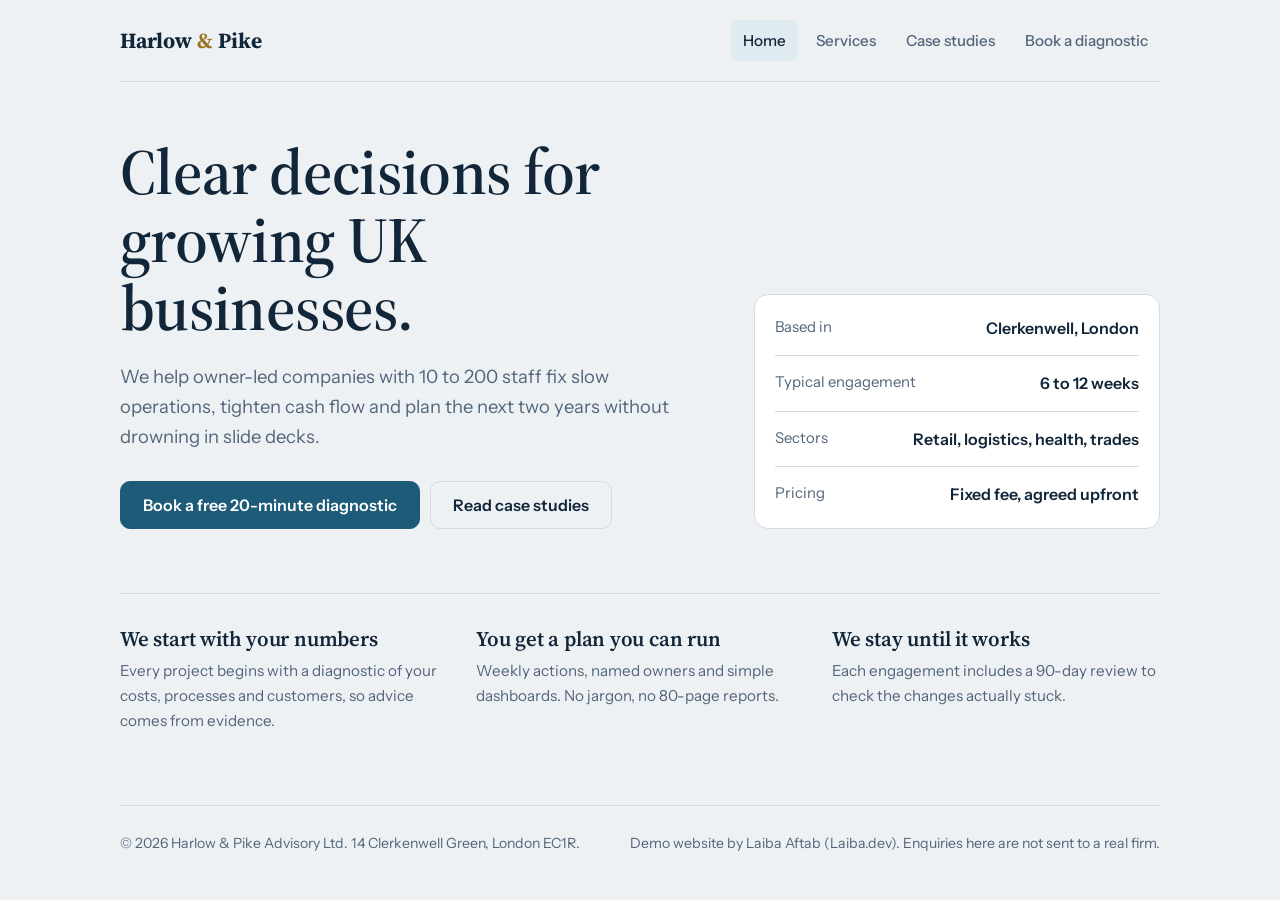
<file: consulting/index.html>
<!DOCTYPE html>
<html lang="en-GB">
<head>
<meta charset="utf-8">
<meta name="viewport" content="width=device-width, initial-scale=1, viewport-fit=cover">
<title>Harlow &amp; Pike Advisory | Management consultancy, London</title>
<meta name="description" content="Harlow & Pike Advisory helps growing UK businesses fix operations, plan finances and make clearer decisions. Book a free 20-minute diagnostic.">
<link rel="preconnect" href="https://fonts.googleapis.com">
<link rel="preconnect" href="https://fonts.gstatic.com" crossorigin>
<link href="https://fonts.googleapis.com/css2?family=Source+Serif+4:wght@500;600;700&family=Instrument+Sans:wght@400;500;600&display=swap" rel="stylesheet">
<style>
:root{
  --bg:#eef1f4; --surface:#ffffff; --ink:#12263a; --muted:#53657a; --line:#d3dbe4;
  --accent:#1d5b78; --accent-ink:#ffffff; --brass:#9a7420; --tint:#e0ebf1;
  --serif:"Source Serif 4", Georgia, "Times New Roman", serif;
  --sans:"Instrument Sans", system-ui, -apple-system, "Segoe UI", Roboto, sans-serif;
  box-sizing:border-box;
  padding-top:env(safe-area-inset-top,0px); padding-bottom:env(safe-area-inset-bottom,0px);
}
@media (prefers-color-scheme: dark){
  :root:not([data-theme="light"]){
    color-scheme:dark;
    --bg:#0f1a26; --surface:#172435; --ink:#e8eef5; --muted:#a3b3c4; --line:#2b3d52;
    --accent:#6fb7d6; --accent-ink:#0b1722; --brass:#d9b25c; --tint:#1d3145;
  }
}
:root[data-theme="dark"]{
  color-scheme:dark;
  --bg:#0f1a26; --surface:#172435; --ink:#e8eef5; --muted:#a3b3c4; --line:#2b3d52;
  --accent:#6fb7d6; --accent-ink:#0b1722; --brass:#d9b25c; --tint:#1d3145;
}
html{scroll-padding-top:env(safe-area-inset-top,0px)}
*,*::before,*::after{box-sizing:inherit}
body{margin:0;background:var(--bg);color:var(--ink);font:400 1rem/1.65 var(--sans);-webkit-font-smoothing:antialiased}
a{color:inherit}
:focus-visible{outline:3px solid var(--accent);outline-offset:2px;border-radius:4px}
.wrap{max-width:1080px;margin:0 auto;padding:0 20px}
header.top{display:flex;justify-content:space-between;align-items:center;gap:16px;padding:20px 0;border-bottom:1px solid var(--line);flex-wrap:wrap}
.logo{font:700 1.35rem/1 var(--serif);text-decoration:none}
.logo i{font-style:normal;color:var(--brass)}
nav.main{display:flex;gap:6px;flex-wrap:wrap}
nav.main a{text-decoration:none;padding:8px 12px;border-radius:8px;color:var(--muted);font-weight:500;font-size:.95rem}
nav.main a:hover{color:var(--ink)}
nav.main a[aria-current="page"]{color:var(--ink);background:var(--tint)}
h1,h2,h3{font-family:var(--serif);margin:0;letter-spacing:-.01em}
h1{font-size:clamp(2.3rem,5.6vw,4rem);line-height:1.06;font-weight:600;max-width:17ch}
h2{font-size:clamp(1.7rem,3.4vw,2.4rem);line-height:1.15;font-weight:600}
h3{font-size:1.3rem;line-height:1.25;font-weight:600}
p{margin:0 0 1em}
.muted{color:var(--muted)}
.btn{display:inline-block;appearance:none;border:1px solid var(--accent);background:var(--accent);color:var(--accent-ink);font:600 1rem var(--sans);padding:13px 22px;border-radius:10px;text-decoration:none;cursor:pointer}
.btn.ghost{background:transparent;color:var(--ink);border-color:var(--line)}
.btn:disabled{opacity:.45;cursor:not-allowed}
.view{display:none;padding:56px 0 72px}
.view.on{display:block}
.hero{display:grid;grid-template-columns:1.3fr .9fr;gap:48px;align-items:end}
@media(max-width:820px){.hero{grid-template-columns:1fr;gap:28px}}
.hero .lead{font-size:1.15rem;color:var(--muted);max-width:50ch;margin:20px 0 28px}
.ledger{background:var(--surface);border:1px solid var(--line);border-radius:14px;padding:6px 20px}
.ledger div{display:flex;justify-content:space-between;gap:16px;padding:14px 0;border-bottom:1px solid var(--line)}
.ledger div:last-child{border:0}
.ledger span{color:var(--muted);font-size:.93rem}
.ledger b{font-weight:600;text-align:right}
.band{margin-top:64px;padding-top:32px;border-top:1px solid var(--line);display:grid;grid-template-columns:repeat(3,1fr);gap:28px}
@media(max-width:760px){.band{grid-template-columns:1fr}}
.band p{margin:6px 0 0;color:var(--muted);font-size:.95rem}
.svc{display:grid;grid-template-columns:220px 1fr;gap:12px 40px;padding:28px 0;border-bottom:1px solid var(--line)}
@media(max-width:700px){.svc{grid-template-columns:1fr}}
.svc ul{margin:10px 0 0;padding-left:1.1em;color:var(--muted)}
.cs{background:var(--surface);border:1px solid var(--line);border-radius:14px;margin:0 0 18px;overflow:hidden}
.cs button.head{all:unset;box-sizing:border-box;display:flex;justify-content:space-between;align-items:center;gap:16px;width:100%;padding:20px 22px;cursor:pointer}
.cs button.head:focus-visible{outline:3px solid var(--accent);outline-offset:-3px}
.cs .meta{color:var(--muted);font-size:.9rem;margin-bottom:4px}
.cs .res{color:var(--brass);font-weight:600;white-space:nowrap}
.cs .body{display:none;padding:0 22px 22px;border-top:1px solid var(--line)}
.cs.open .body{display:grid;grid-template-columns:repeat(3,1fr);gap:24px;padding-top:20px}
@media(max-width:760px){.cs.open .body{grid-template-columns:1fr;gap:12px}}
.cs h4{margin:0 0 4px;font:600 .95rem var(--sans)}
.cs .body p{margin:0;color:var(--muted);font-size:.95rem}
.funnel{max-width:640px;background:var(--surface);border:1px solid var(--line);border-radius:16px;padding:28px}
.bar{display:flex;gap:6px;margin-bottom:22px}
.bar i{flex:1;height:5px;border-radius:3px;background:var(--line)}
.bar i.on{background:var(--accent)}
.chips{display:grid;gap:10px;margin:18px 0 24px}
.chip{text-align:left;appearance:none;border:1px solid var(--line);background:transparent;color:var(--ink);font:inherit;padding:14px 16px;border-radius:10px;cursor:pointer}
.chip small{display:block;color:var(--muted)}
.chip[aria-pressed="true"]{border-color:var(--accent);background:var(--tint);box-shadow:inset 3px 0 0 var(--accent)}
label{display:block;font-size:.88rem;color:var(--muted);margin:0 0 4px}
.f{margin-bottom:14px}
input,textarea{width:100%;font:inherit;color:var(--ink);background:var(--bg);border:1px solid var(--line);border-radius:10px;padding:11px 12px}
.row{display:flex;gap:10px;flex-wrap:wrap;align-items:center}
.err{color:#b3261e;font-size:.88rem;min-height:1.3em;margin:6px 0 0}
@media (prefers-color-scheme: dark){:root:not([data-theme="light"]) .err{color:#ff9a8f}}
.next{margin:18px 0 0;padding:0;list-style:none;counter-reset:n}
.next li{counter-increment:n;padding:10px 0 10px 38px;position:relative;border-top:1px solid var(--line)}
.next li::before{content:counter(n);position:absolute;left:0;top:10px;width:26px;height:26px;border-radius:50%;background:var(--tint);color:var(--accent);display:grid;place-items:center;font-weight:600;font-size:.85rem}
footer{border-top:1px solid var(--line);padding:26px 0 40px;color:var(--muted);font-size:.88rem;display:flex;justify-content:space-between;gap:20px;flex-wrap:wrap}
</style>
</head>
<body>
<div class="wrap">
<header class="top">
  <a class="logo" href="#home">Harlow <i>&amp;</i> Pike</a>
  <nav class="main" aria-label="Main">
    <a href="#home" data-v="home">Home</a>
    <a href="#services" data-v="services">Services</a>
    <a href="#work" data-v="work">Case studies</a>
    <a href="#contact" data-v="contact">Book a diagnostic</a>
  </nav>
</header>

<main>
<section class="view" id="v-home">
  <div class="hero">
    <div>
      <h1>Clear decisions for growing UK businesses.</h1>
      <p class="lead">We help owner-led companies with 10 to 200 staff fix slow operations, tighten cash flow and plan the next two years without drowning in slide decks.</p>
      <div class="row"><a class="btn" href="#contact">Book a free 20-minute diagnostic</a><a class="btn ghost" href="#work">Read case studies</a></div>
    </div>
    <div class="ledger" aria-label="Firm facts">
      <div><span>Based in</span><b>Clerkenwell, London</b></div>
      <div><span>Typical engagement</span><b>6 to 12 weeks</b></div>
      <div><span>Sectors</span><b>Retail, logistics, health, trades</b></div>
      <div><span>Pricing</span><b>Fixed fee, agreed upfront</b></div>
    </div>
  </div>
  <div class="band">
    <div><h3>We start with your numbers</h3><p>Every project begins with a diagnostic of your costs, processes and customers, so advice comes from evidence.</p></div>
    <div><h3>You get a plan you can run</h3><p>Weekly actions, named owners and simple dashboards. No jargon, no 80-page reports.</p></div>
    <div><h3>We stay until it works</h3><p>Each engagement includes a 90-day review to check the changes actually stuck.</p></div>
  </div>
</section>

<section class="view" id="v-services">
  <h2>What we do</h2>
  <p class="muted" style="max-width:56ch;margin-top:10px">Four services, each sold as a fixed-fee project.</p>
  <div style="margin-top:24px">
    <div class="svc"><div><h3>Operations review</h3><p class="muted">From £6,500</p></div><div><p>We map how work really flows through your business and remove the delays that cost you money.</p><ul><li>Process mapping and bottleneck report</li><li>Staffing and scheduling review</li><li>Prioritised 90-day action plan</li></ul></div></div>
    <div class="svc"><div><h3>Cash flow and pricing</h3><p class="muted">From £5,000</p></div><div><p>A clear view of where cash comes from and goes, plus pricing that protects your margin.</p><ul><li>13-week cash flow forecast</li><li>Margin analysis by product or client</li><li>Pricing and discount rules</li></ul></div></div>
    <div class="svc"><div><h3>Growth strategy</h3><p class="muted">From £8,000</p></div><div><p>A focused two-year plan covering where to grow, what to stop and what to hire for.</p><ul><li>Customer and market analysis</li><li>Three-option strategy paper</li><li>Board or owner workshop</li></ul></div></div>
    <div class="svc"><div><h3>Interim management</h3><p class="muted">Day rate, on request</p></div><div><p>An experienced manager steps in for a gap, a launch or a turnaround, for 1 to 6 months.</p><ul><li>Operations or finance lead</li><li>Handover to your permanent hire</li></ul></div></div>
  </div>
  <p style="margin-top:28px"><a class="btn" href="#contact">Book a free diagnostic</a></p>
</section>

<section class="view" id="v-work">
  <h2>Case studies</h2>
  <p class="muted" style="max-width:56ch;margin:10px 0 24px">Select a project to see the problem, what we did and the result. Client details are shared with permission.</p>
  <div id="cases"></div>
</section>

<section class="view" id="v-contact">
  <h2>Book a free diagnostic</h2>
  <p class="muted" style="max-width:56ch;margin:10px 0 24px">Three quick steps. We reply within one working day to arrange a 20-minute call.</p>
  <div class="funnel" aria-live="polite">
    <div id="fun"></div>
  </div>
</section>
</main>

<footer>
  <span>© 2026 Harlow &amp; Pike Advisory Ltd. 14 Clerkenwell Green, London EC1R.</span>
  <span>Demo website by Laiba Aftab (Laiba.dev). Enquiries here are not sent to a real firm.</span>
</footer>
</div>

<script>
(function(){
  var $=function(id){return document.getElementById(id)};
  var VIEWS=["home","services","work","contact"];

  // ---- routing
  function route(){
    var h=(location.hash||"#home").slice(1);if(VIEWS.indexOf(h)<0)h="home";
    VIEWS.forEach(function(v){$("v-"+v).classList.toggle("on",v===h)});
    Array.prototype.forEach.call(document.querySelectorAll("nav.main a"),function(a){
      if(a.dataset.v===h)a.setAttribute("aria-current","page");else a.removeAttribute("aria-current");
    });
    window.scrollTo(0,0);
  }
  window.addEventListener("hashchange",route);route();

  // ---- case studies
  var CASES=[
    {m:"Logistics, Birmingham, 85 staff",t:"Cutting van idle time",r:"£212k saved a year",c:"Drivers waited an average of 70 minutes a day at the depot, and late deliveries were rising.",d:"We re-timed loading slots, changed the dispatch order and gave planners a one-page daily dashboard.",o:"Idle time fell by 58%, late deliveries halved, and the saving paid for the project in 11 weeks."},
    {m:"Independent retailer, Leeds, 24 staff",t:"Fixing margin before expansion",r:"Gross margin up 6 points",c:"Sales were growing but cash was tight, and the owner planned a third shop.",d:"We analysed margin by product line, reset supplier terms and replaced blanket discounts with clear rules.",o:"Margin rose from 31% to 37%. The third shop opened six months later, funded from cash."},
    {m:"Private dental group, Manchester, 40 staff",t:"Reducing missed appointments",r:"No-shows down 41%",c:"One in eight appointments was missed, leaving chairs empty and clinicians frustrated.",d:"We redesigned reminders, introduced a short waiting list and changed how follow-ups were booked.",o:"No-shows dropped from 12% to 7%, adding about 90 treated patients a month."}
  ];
  $("cases").innerHTML=CASES.map(function(x,i){
    return '<article class="cs" id="cs'+i+'"><button class="head" type="button" aria-expanded="false" aria-controls="b'+i+'"><span><div class="meta">'+x.m+'</div><h3>'+x.t+'</h3></span><span class="res">'+x.r+'</span></button>'
    +'<div class="body" id="b'+i+'"><div><h4>The problem</h4><p>'+x.c+'</p></div><div><h4>What we did</h4><p>'+x.d+'</p></div><div><h4>The result</h4><p>'+x.o+'</p></div></div></article>';
  }).join("");
  Array.prototype.forEach.call(document.querySelectorAll(".cs .head"),function(b){
    b.onclick=function(){var a=b.parentNode,o=!a.classList.contains("open");a.classList.toggle("open",o);b.setAttribute("aria-expanded",String(o))};
  });
  document.querySelector(".cs .head").click();

  // ---- contact funnel
  var CH=[["Operations are slow or messy","Delays, rework, unclear ownership"],["Cash flow or margins","Profit is lower than it should be"],["Planning the next stage of growth","New markets, hires or locations"],["Covering a gap in management","Interim help for 1 to 6 months"]];
  var SZ=["1 to 9 staff","10 to 49 staff","50 to 200 staff","More than 200"];
  var WH=["As soon as possible","Within 1 to 3 months","Just exploring"];
  var S={step:0,ch:-1,sz:-1,wh:-1,name:"",email:"",co:""};
  function el(h){var d=document.createElement("div");d.innerHTML=h;return d}
  function bar(n){return '<div class="bar" aria-label="Step '+(n+1)+' of 3">'+[0,1,2].map(function(i){return '<i class="'+(i<=n?"on":"")+'"></i>'}).join("")+'</div>'}
  function pick(list,key,sub){
    return '<div class="chips">'+list.map(function(x,i){
      var t=sub?x[0]:x,s=sub?'<small>'+x[1]+'</small>':"";
      return '<button class="chip" type="button" data-k="'+key+'" data-i="'+i+'" aria-pressed="'+(S[key]===i)+'">'+t+s+'</button>'}).join("")+'</div>';
  }
  function draw(){
    var f=$("fun"),h="";
    if(S.step===0){
      h=bar(0)+'<h3>What do you need help with?</h3>'+pick(CH,"ch",true)+'<button class="btn" id="n0" type="button"'+(S.ch<0?" disabled":"")+'>Continue</button>';
    }else if(S.step===1){
      h=bar(1)+'<h3>How big is your business?</h3>'+pick(SZ,"sz")+'<h3 style="margin-top:8px">When do you want to start?</h3>'+pick(WH,"wh")
       +'<div class="row"><button class="btn ghost" id="b1" type="button">Back</button><button class="btn" id="n1" type="button"'+(S.sz<0||S.wh<0?" disabled":"")+'>Continue</button></div>';
    }else if(S.step===2){
      h=bar(2)+'<h3>Where should we reply?</h3><div class="f" style="margin-top:14px"><label for="fn">Your name</label><input id="fn" autocomplete="name"></div>'
       +'<div class="f"><label for="fe">Work email</label><input id="fe" type="email" autocomplete="email"></div>'
       +'<div class="f"><label for="fc">Company</label><input id="fc" autocomplete="organization"></div>'
       +'<div class="row"><button class="btn ghost" id="b2" type="button">Back</button><button class="btn" id="n2" type="button">Request my diagnostic</button></div><p class="err" id="err" role="alert"></p>';
    }else{
      h='<h3>Thank you, '+'<span id="who"></span>.</h3><p class="muted" style="margin-top:8px">Your request is in. Here’s what happens next.</p>'
       +'<ol class="next"><li>We read your answers and prepare two or three questions about your business.</li><li>Within one working day we email you times for a 20-minute call.</li><li>After the call you get a short written summary, free of charge.</li></ol>'
       +'<p style="margin:22px 0 0"><button class="btn ghost" id="again" type="button">Start again</button></p>';
    }
    f.innerHTML=h;
    if(S.step===2){$("fn").value=S.name;$("fe").value=S.email;$("fc").value=S.co}
    if(S.step===3){$("who").textContent=S.name.split(" ")[0]}
    Array.prototype.forEach.call(f.querySelectorAll(".chip"),function(c){c.onclick=function(){S[c.dataset.k]=+c.dataset.i;draw()}});
    var on=function(id,fn){var e=$(id);if(e)e.onclick=fn};
    on("n0",function(){S.step=1;draw()});
    on("b1",function(){S.step=0;draw()});
    on("n1",function(){S.step=2;draw()});
    on("b2",function(){S.name=$("fn").value;S.email=$("fe").value;S.co=$("fc").value;S.step=1;draw()});
    on("n2",function(){
      S.name=$("fn").value.trim();S.email=$("fe").value.trim();S.co=$("fc").value.trim();
      if(S.name.length<2){$("err").textContent="Enter your name so we know who to reply to.";return}
      if(!/^[^@\s]+@[^@\s]+\.[^@\s]+$/.test(S.email)){$("err").textContent="Enter a valid work email, like name@company.co.uk.";return}
      S.step=3;draw();
    });
    on("again",function(){S={step:0,ch:-1,sz:-1,wh:-1,name:"",email:"",co:""};draw()});
  }
  draw();
})();
</script>
</body>
</html>
</file>
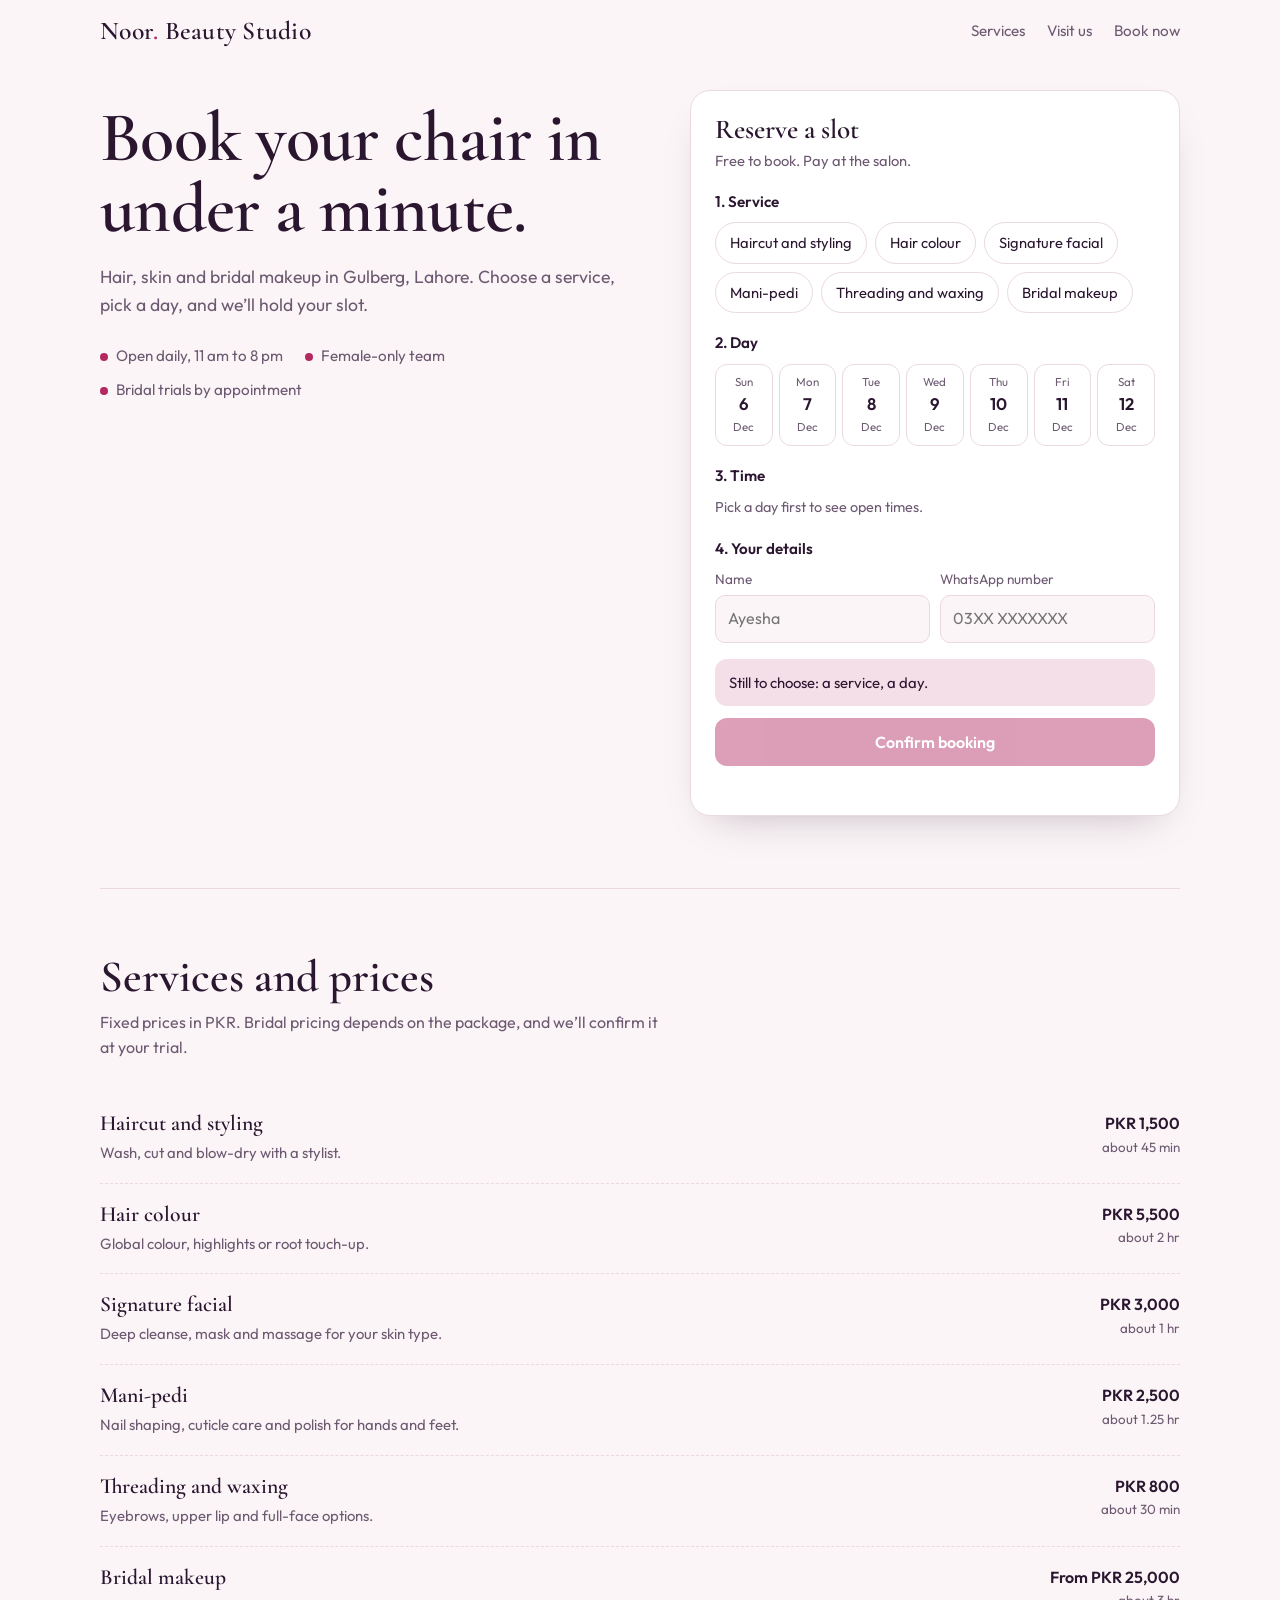
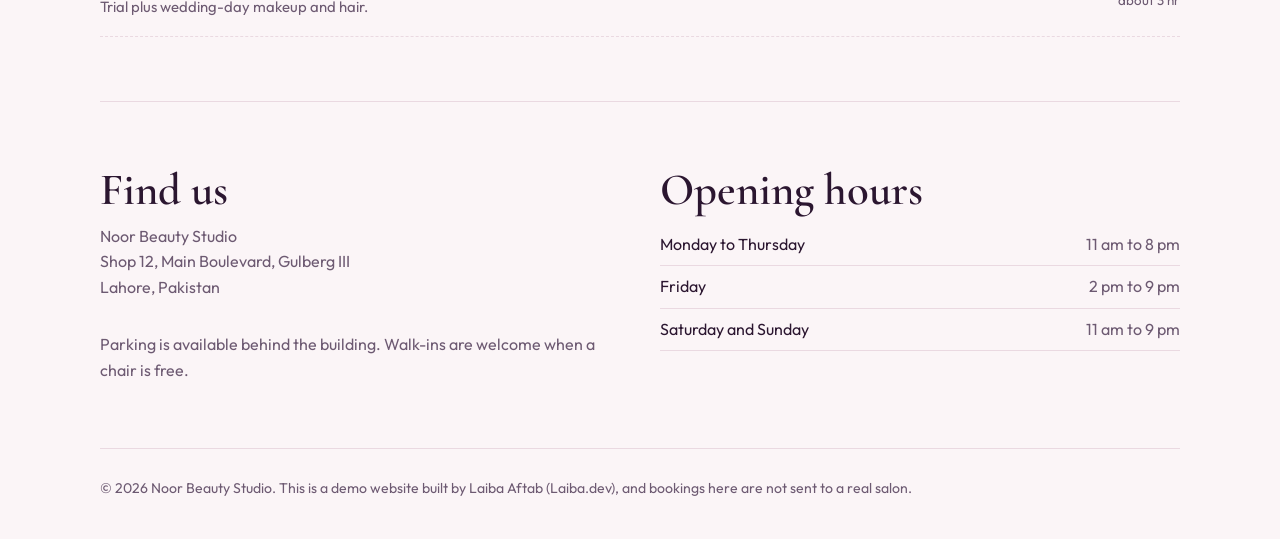
<file: salon/index.html>
<!DOCTYPE html>
<html lang="en">
<head>
<meta charset="utf-8">
<meta name="viewport" content="width=device-width, initial-scale=1, viewport-fit=cover">
<title>Noor Beauty Studio | Book your appointment in Lahore</title>
<meta name="description" content="Book a haircut, facial, colour or bridal makeup at Noor Beauty Studio in Lahore. Pick a service, a day and a time in under a minute.">
<link rel="preconnect" href="https://fonts.googleapis.com">
<link rel="preconnect" href="https://fonts.gstatic.com" crossorigin>
<link href="https://fonts.googleapis.com/css2?family=Cormorant+Garamond:wght@500;600;700&family=Outfit:wght@400;500;600&display=swap" rel="stylesheet">
<style>
:root{
  --bg:#fbf5f7; --surface:#ffffff; --ink:#2b1630; --muted:#6d5a72; --line:#ead9e1;
  --rose:#b3295f; --rose-ink:#ffffff; --soft:#f4dfe8; --ok:#2f7a4f; --off:#b9a8bd;
  --serif:"Cormorant Garamond", Georgia, "Times New Roman", serif;
  --sans:"Outfit", system-ui, -apple-system, "Segoe UI", Roboto, sans-serif;
  box-sizing:border-box;
  padding-top:env(safe-area-inset-top,0px); padding-bottom:env(safe-area-inset-bottom,0px);
}
@media (prefers-color-scheme: dark){
  :root:not([data-theme="light"]){
    color-scheme:dark;
    --bg:#1a1020; --surface:#26172d; --ink:#f7e8ef; --muted:#c3adc9; --line:#3d2a46;
    --rose:#ee6a9f; --rose-ink:#2a0f1c; --soft:#3a2242; --ok:#6fcf97; --off:#6b5673;
  }
}
:root[data-theme="dark"]{
  color-scheme:dark;
  --bg:#1a1020; --surface:#26172d; --ink:#f7e8ef; --muted:#c3adc9; --line:#3d2a46;
  --rose:#ee6a9f; --rose-ink:#2a0f1c; --soft:#3a2242; --ok:#6fcf97; --off:#6b5673;
}
html{scroll-padding-top:env(safe-area-inset-top,0px);scroll-behavior:smooth}
*,*::before,*::after{box-sizing:inherit}
body{margin:0;background:var(--bg);color:var(--ink);font:400 1rem/1.6 var(--sans);-webkit-font-smoothing:antialiased}
a{color:inherit}
:focus-visible{outline:3px solid var(--rose);outline-offset:2px;border-radius:6px}
.wrap{max-width:1120px;margin:0 auto;padding:0 20px}
header.top{display:flex;justify-content:space-between;align-items:center;padding:18px 0}
.logo{font:600 1.6rem/1 var(--serif);letter-spacing:.01em;text-decoration:none}
.logo span{color:var(--rose)}
.top nav{display:flex;gap:22px;font-size:.95rem}
.top nav a{text-decoration:none;color:var(--muted)}
.top nav a:hover{color:var(--ink)}
@media(max-width:560px){.top nav a:not(.keep){display:none}}

.hero{display:grid;grid-template-columns:1.05fr .95fr;gap:48px;align-items:start;padding:28px 0 72px}
@media(max-width:860px){.hero{grid-template-columns:1fr;gap:32px;padding-bottom:48px}}
h1{font:600 clamp(2.6rem,6vw,4.4rem)/1.02 var(--serif);margin:12px 0 18px;letter-spacing:-.01em}
.lead{font-size:1.1rem;color:var(--muted);max-width:46ch;margin:0 0 24px}
.facts{display:flex;flex-wrap:wrap;gap:10px 22px;margin:0;padding:0;list-style:none;color:var(--muted);font-size:.95rem}
.facts li::before{content:"";display:inline-block;width:8px;height:8px;border-radius:50%;background:var(--rose);margin-right:8px}

/* booking card */
.book{background:var(--surface);border:1px solid var(--line);border-radius:20px;padding:24px;box-shadow:0 18px 40px -24px rgba(43,22,48,.35)}
.book h2{font:600 1.7rem/1.1 var(--serif);margin:0 0 4px}
.book .sub{margin:0 0 18px;color:var(--muted);font-size:.92rem}
.step{margin:0 0 18px;padding:0;border:0}
.step legend{font-weight:600;font-size:.95rem;margin-bottom:8px;padding:0}
.chips{display:flex;flex-wrap:wrap;gap:8px}
.chip{appearance:none;border:1px solid var(--line);background:transparent;color:var(--ink);font:inherit;font-size:.92rem;padding:8px 14px;border-radius:999px;cursor:pointer;transition:background .15s,border-color .15s}
.chip:hover{border-color:var(--rose)}
.chip[aria-pressed="true"]{background:var(--rose);color:var(--rose-ink);border-color:var(--rose)}
.chip:disabled{color:var(--off);text-decoration:line-through;cursor:not-allowed;border-style:dashed}
.days{display:grid;grid-template-columns:repeat(7,1fr);gap:6px}
.day{display:flex;flex-direction:column;align-items:center;padding:8px 0;border-radius:12px;border:1px solid var(--line);background:transparent;color:var(--ink);font:inherit;cursor:pointer}
.day small{color:var(--muted);font-size:.72rem}
.day b{font-weight:600;font-size:1.05rem}
.day[aria-pressed="true"]{background:var(--rose);border-color:var(--rose);color:var(--rose-ink)}
.day[aria-pressed="true"] small{color:inherit}
.fields{display:grid;grid-template-columns:1fr 1fr;gap:10px}
@media(max-width:480px){.fields{grid-template-columns:1fr}}
label{display:block;font-size:.85rem;color:var(--muted);margin-bottom:4px}
input[type=text],input[type=tel]{width:100%;font:inherit;color:var(--ink);background:var(--bg);border:1px solid var(--line);border-radius:10px;padding:10px 12px}
.summary{margin:16px 0 12px;padding:12px 14px;background:var(--soft);border-radius:12px;font-size:.93rem;min-height:3.2em}
.go{width:100%;appearance:none;border:0;background:var(--rose);color:var(--rose-ink);font:600 1rem var(--sans);padding:14px;border-radius:12px;cursor:pointer}
.go:disabled{opacity:.45;cursor:not-allowed}
.err{color:#c0392b;font-size:.85rem;margin:8px 0 0;min-height:1.2em}
@media (prefers-color-scheme: dark){:root:not([data-theme="light"]) .err{color:#ff8a7a}}
.done{text-align:left}
.done .tick{width:48px;height:48px;border-radius:50%;background:var(--ok);color:#fff;display:grid;place-items:center;font-size:1.5rem;margin-bottom:12px}
.done h2{margin-bottom:8px}
.done dl{display:grid;grid-template-columns:auto 1fr;gap:6px 16px;margin:16px 0;font-size:.95rem}
.done dt{color:var(--muted)}
.done dd{margin:0;font-weight:500}
.row{display:flex;gap:10px;flex-wrap:wrap}
.btn2{flex:1;min-width:150px;text-align:center;text-decoration:none;border:1px solid var(--line);background:transparent;color:var(--ink);font:500 .95rem var(--sans);padding:12px;border-radius:12px;cursor:pointer}
.btn2.main{background:var(--rose);border-color:var(--rose);color:var(--rose-ink)}

/* sections */
section.block{padding:64px 0;border-top:1px solid var(--line)}
h2.title{font:600 clamp(2rem,4vw,2.8rem)/1.1 var(--serif);margin:0 0 8px}
.intro{color:var(--muted);margin:0 0 32px;max-width:52ch}
.menu{list-style:none;margin:0;padding:0}
.menu li{display:grid;grid-template-columns:1fr auto;gap:4px 20px;padding:18px 0;border-bottom:1px dashed var(--line)}
.menu h3{margin:0;font:600 1.35rem/1.2 var(--serif)}
.menu p{margin:0;color:var(--muted);font-size:.93rem;grid-column:1}
.menu .price{grid-row:1/3;grid-column:2;text-align:right;font-weight:600}
.menu .price small{display:block;color:var(--muted);font-weight:400}
.visit{display:grid;grid-template-columns:1fr 1fr;gap:40px}
@media(max-width:700px){.visit{grid-template-columns:1fr;gap:24px}}
.hours{width:100%;border-collapse:collapse}
.hours td{padding:8px 0;border-bottom:1px solid var(--line)}
.hours td:last-child{text-align:right;color:var(--muted)}
footer{padding:28px 0 40px;color:var(--muted);font-size:.88rem;border-top:1px solid var(--line)}
@media (prefers-reduced-motion: reduce){html{scroll-behavior:auto}*{transition:none!important}}
</style>
</head>
<body>
<div class="wrap">
  <header class="top">
    <a class="logo" href="#">Noor<span>.</span> Beauty Studio</a>
    <nav>
      <a href="#services">Services</a>
      <a href="#visit">Visit us</a>
      <a class="keep" href="#book">Book now</a>
    </nav>
  </header>

  <main>
  <div class="hero">
    <div>
      <h1>Book your chair in under a minute.</h1>
      <p class="lead">Hair, skin and bridal makeup in Gulberg, Lahore. Choose a service, pick a day, and we’ll hold your slot.</p>
      <ul class="facts">
        <li>Open daily, 11 am to 8 pm</li>
        <li>Female-only team</li>
        <li>Bridal trials by appointment</li>
      </ul>
    </div>

    <div class="book" id="book" aria-live="polite">
      <div id="flow">
        <h2>Reserve a slot</h2>
        <p class="sub">Free to book. Pay at the salon.</p>

        <fieldset class="step"><legend>1. Service</legend><div class="chips" id="services-chips"></div></fieldset>
        <fieldset class="step"><legend>2. Day</legend><div class="days" id="days"></div></fieldset>
        <fieldset class="step"><legend>3. Time</legend><div class="chips" id="times"></div></fieldset>
        <fieldset class="step" style="margin-bottom:0"><legend>4. Your details</legend>
          <div class="fields">
            <div><label for="nm">Name</label><input id="nm" type="text" autocomplete="name" placeholder="Ayesha"></div>
            <div><label for="ph">WhatsApp number</label><input id="ph" type="tel" autocomplete="tel" inputmode="tel" placeholder="03XX XXXXXXX"></div>
          </div>
        </fieldset>

        <div class="summary" id="summary">Choose a service, day and time to see your booking summary.</div>
        <button class="go" id="go" type="button" disabled>Confirm booking</button>
        <p class="err" id="err" role="alert"></p>
      </div>

      <div class="done" id="done" hidden>
        <div class="tick" aria-hidden="true">✓</div>
        <h2 id="done-title">You’re booked</h2>
        <p class="sub">Show this reference when you arrive.</p>
        <dl id="done-list"></dl>
        <div class="row">
          <a class="btn2 main" id="wa" href="#" target="_blank" rel="noopener">Share on WhatsApp</a>
          <button class="btn2" id="again" type="button">Book another</button>
        </div>
      </div>
    </div>
  </div>

  <section class="block" id="services">
    <h2 class="title">Services and prices</h2>
    <p class="intro">Fixed prices in PKR. Bridal pricing depends on the package, and we’ll confirm it at your trial.</p>
    <ul class="menu" id="menu"></ul>
  </section>

  <section class="block" id="visit">
    <div class="visit">
      <div>
        <h2 class="title">Find us</h2>
        <p class="intro">Noor Beauty Studio<br>Shop 12, Main Boulevard, Gulberg III<br>Lahore, Pakistan</p>
        <p class="intro" style="margin:0">Parking is available behind the building. Walk-ins are welcome when a chair is free.</p>
      </div>
      <div>
        <h2 class="title">Opening hours</h2>
        <table class="hours">
          <tr><td>Monday to Thursday</td><td>11 am to 8 pm</td></tr>
          <tr><td>Friday</td><td>2 pm to 9 pm</td></tr>
          <tr><td>Saturday and Sunday</td><td>11 am to 9 pm</td></tr>
        </table>
      </div>
    </div>
  </section>
  </main>

  <footer>© 2026 Noor Beauty Studio. This is a demo website built by Laiba Aftab (Laiba.dev), and bookings here are not sent to a real salon.</footer>
</div>

<script>
(function(){
  var SERVICES=[
    {n:"Haircut and styling",d:"Wash, cut and blow-dry with a stylist.",p:1500,m:45},
    {n:"Hair colour",d:"Global colour, highlights or root touch-up.",p:5500,m:120},
    {n:"Signature facial",d:"Deep cleanse, mask and massage for your skin type.",p:3000,m:60},
    {n:"Mani-pedi",d:"Nail shaping, cuticle care and polish for hands and feet.",p:2500,m:75},
    {n:"Threading and waxing",d:"Eyebrows, upper lip and full-face options.",p:800,m:30},
    {n:"Bridal makeup",d:"Trial plus wedding-day makeup and hair.",p:25000,m:180,from:true}
  ];
  var TIMES=["11:00","11:30","12:00","12:30","13:00","14:00","15:00","16:00","17:00","18:00","19:00"];
  var DAYS=["Sun","Mon","Tue","Wed","Thu","Fri","Sat"];
  var MONTHS=["Jan","Feb","Mar","Apr","May","Jun","Jul","Aug","Sep","Oct","Nov","Dec"];
  var st={s:-1,d:-1,t:null};
  var $=function(id){return document.getElementById(id)};
  var fmt=function(n){return "PKR "+n.toLocaleString("en-PK")};
  var dates=[];
  for(var i=1;i<=7;i++){var x=new Date();x.setHours(0,0,0,0);x.setDate(x.getDate()+i);dates.push(x)}
  var dayLabel=function(x){return DAYS[x.getDay()]+" "+x.getDate()+" "+MONTHS[x.getMonth()]};
  var to12=function(t){var h=+t.split(":")[0],m=t.split(":")[1];return (h>12?h-12:h)+":"+m+(h>=12?" pm":" am")};
  var taken=function(di,ti){return (di*7+ti*3+di*ti)%4===0};

  // menu list
  $("menu").innerHTML=SERVICES.map(function(s){
    return '<li><h3>'+s.n+'</h3><p>'+s.d+'</p><div class="price">'+(s.from?"From ":"")+fmt(s.p)+'<small>about '+(s.m>=60?(s.m/60)+" hr":s.m+" min")+'</small></div></li>';
  }).join("");

  function mk(tag,cls,html){var e=document.createElement(tag);e.className=cls;e.innerHTML=html;e.type="button";return e}

  // services chips
  SERVICES.forEach(function(s,i){
    var b=mk("button","chip",s.n);b.setAttribute("aria-pressed","false");
    b.onclick=function(){st.s=i;refresh()};$("services-chips").appendChild(b);
  });
  // day buttons
  dates.forEach(function(x,i){
    var b=mk("button","day",'<small>'+DAYS[x.getDay()]+'</small><b>'+x.getDate()+'</b><small>'+MONTHS[x.getMonth()]+'</small>');
    b.setAttribute("aria-pressed","false");b.setAttribute("aria-label",dayLabel(x));
    b.onclick=function(){st.d=i;st.t=null;refresh()};$("days").appendChild(b);
  });

  function drawTimes(){
    var box=$("times");box.innerHTML="";
    if(st.d<0){box.innerHTML='<span style="color:var(--muted);font-size:.9rem">Pick a day first to see open times.</span>';return}
    TIMES.forEach(function(t,i){
      var b=mk("button","chip",to12(t));var off=taken(st.d,i);
      b.disabled=off;b.setAttribute("aria-pressed",String(st.t===t));
      if(off)b.setAttribute("aria-label",to12(t)+", already taken");
      b.onclick=function(){st.t=t;refresh()};box.appendChild(b);
    });
  }

  function valid(){
    var name=$("nm").value.trim(),ph=$("ph").value.replace(/[\s\-()]/g,"");
    return st.s>-1&&st.d>-1&&st.t&&name.length>1&&/^(\+?92|0)3\d{9}$/.test(ph);
  }
  function refresh(){
    Array.prototype.forEach.call($("services-chips").children,function(b,i){b.setAttribute("aria-pressed",String(i===st.s))});
    Array.prototype.forEach.call($("days").children,function(b,i){b.setAttribute("aria-pressed",String(i===st.d))});
    drawTimes();
    var sum=$("summary");
    if(st.s>-1&&st.d>-1&&st.t){
      var s=SERVICES[st.s];
      sum.textContent=s.n+" on "+dayLabel(dates[st.d])+" at "+to12(st.t)+". "+(s.from?"From ":"")+fmt(s.p)+", paid at the salon.";
    }else{
      var need=[];if(st.s<0)need.push("a service");if(st.d<0)need.push("a day");else if(!st.t)need.push("a time");
      sum.textContent="Still to choose: "+need.join(", ")+".";
    }
    $("go").disabled=!valid();
  }

  ["nm","ph"].forEach(function(id){$(id).addEventListener("input",function(){$("err").textContent="";refresh()})});

  $("go").onclick=function(){
    if(!valid()){$("err").textContent="Enter your name and a Pakistani mobile number, like 0300 1234567.";return}
    var s=SERVICES[st.s],name=$("nm").value.trim(),ref="NB-"+(1000+Math.floor(Math.random()*9000));
    var when=dayLabel(dates[st.d])+", "+to12(st.t);
    $("done-title").textContent="You’re booked, "+name.split(" ")[0];
    var rows=[["Reference",ref],["Service",s.n],["When",when],["Price",(s.from?"From ":"")+fmt(s.p)+" (pay at the salon)"]];
    var dl=$("done-list");dl.innerHTML="";
    rows.forEach(function(r){var a=document.createElement("dt"),b=document.createElement("dd");a.textContent=r[0];b.textContent=r[1];dl.appendChild(a);dl.appendChild(b)});
    var msg="Booking "+ref+" at Noor Beauty Studio: "+s.n+", "+when+".";
    $("wa").href="https://wa.me/?text="+encodeURIComponent(msg);
    $("flow").hidden=true;$("done").hidden=false;$("done").scrollIntoView({block:"nearest"});
  };
  $("again").onclick=function(){
    st={s:-1,d:-1,t:null};$("nm").value="";$("ph").value="";
    $("done").hidden=true;$("flow").hidden=false;refresh();
  };
  refresh();
})();
</script>
</body>
</html>
</file>
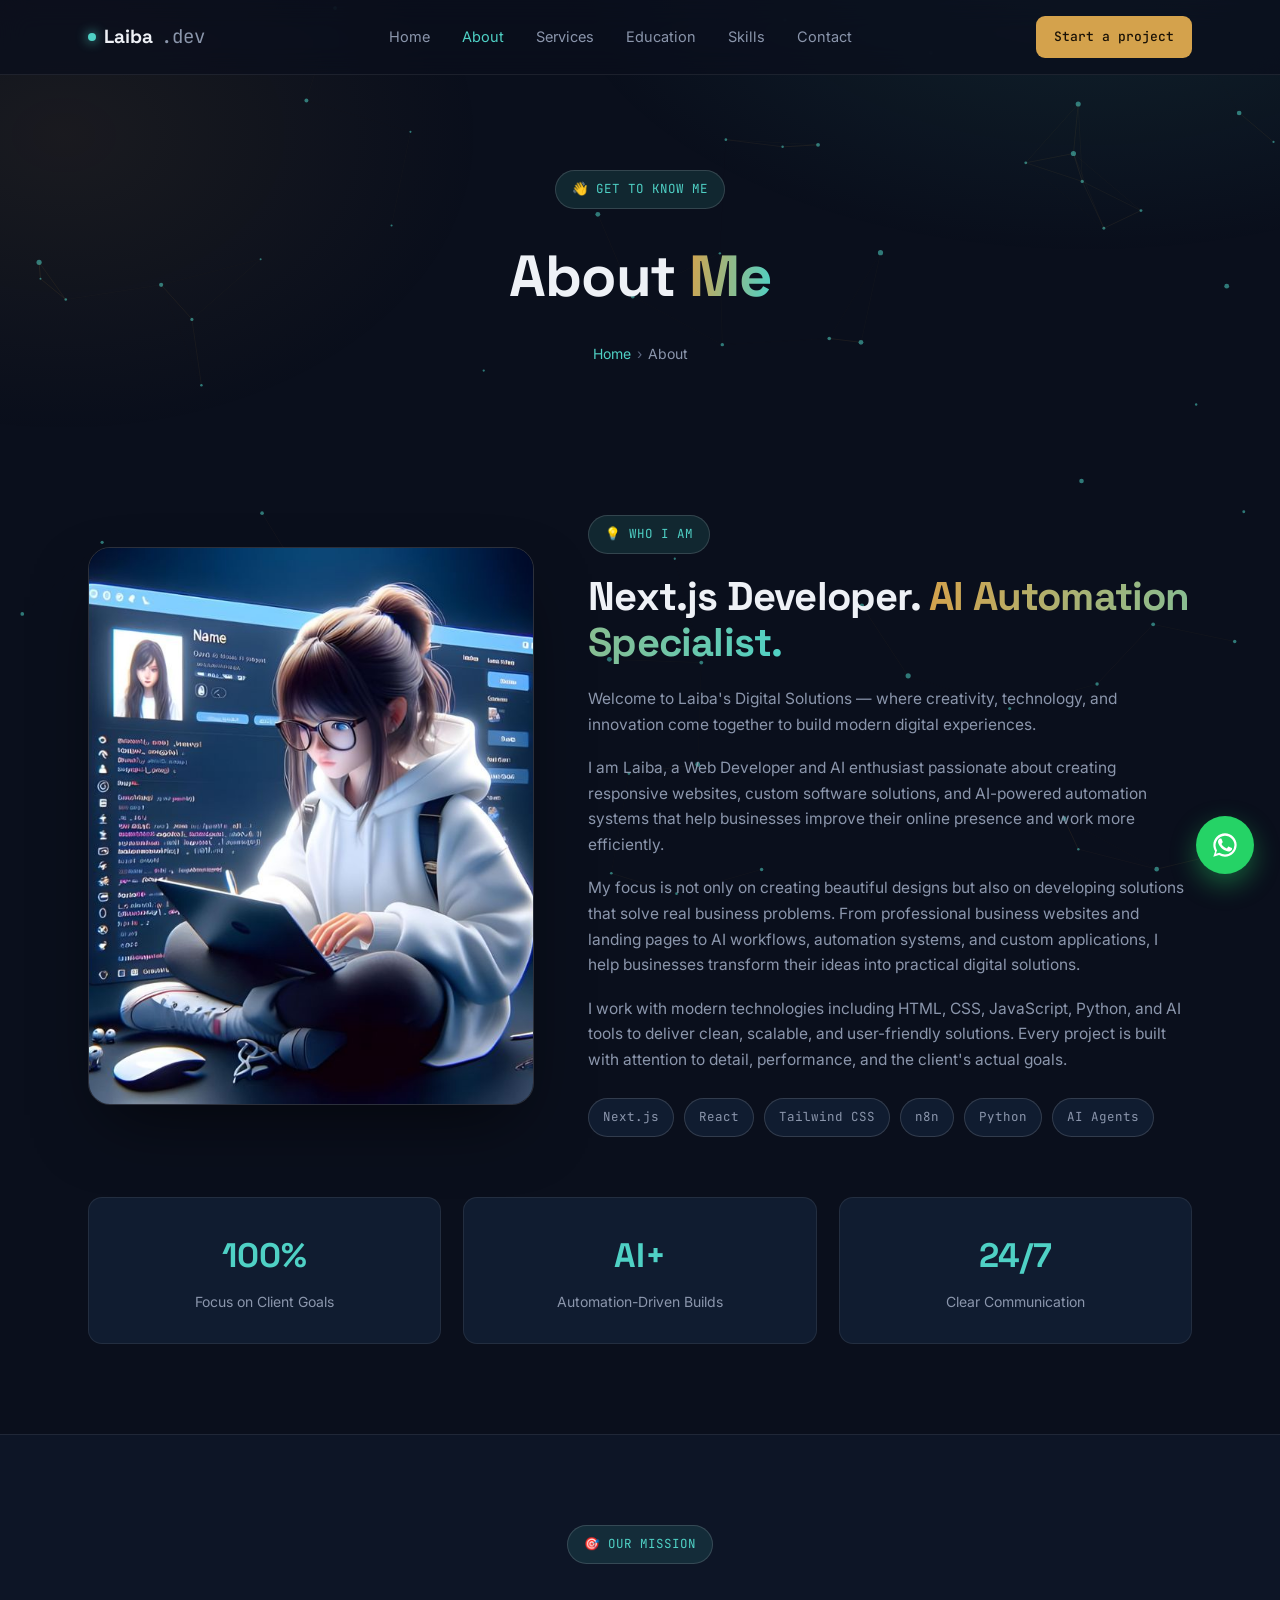
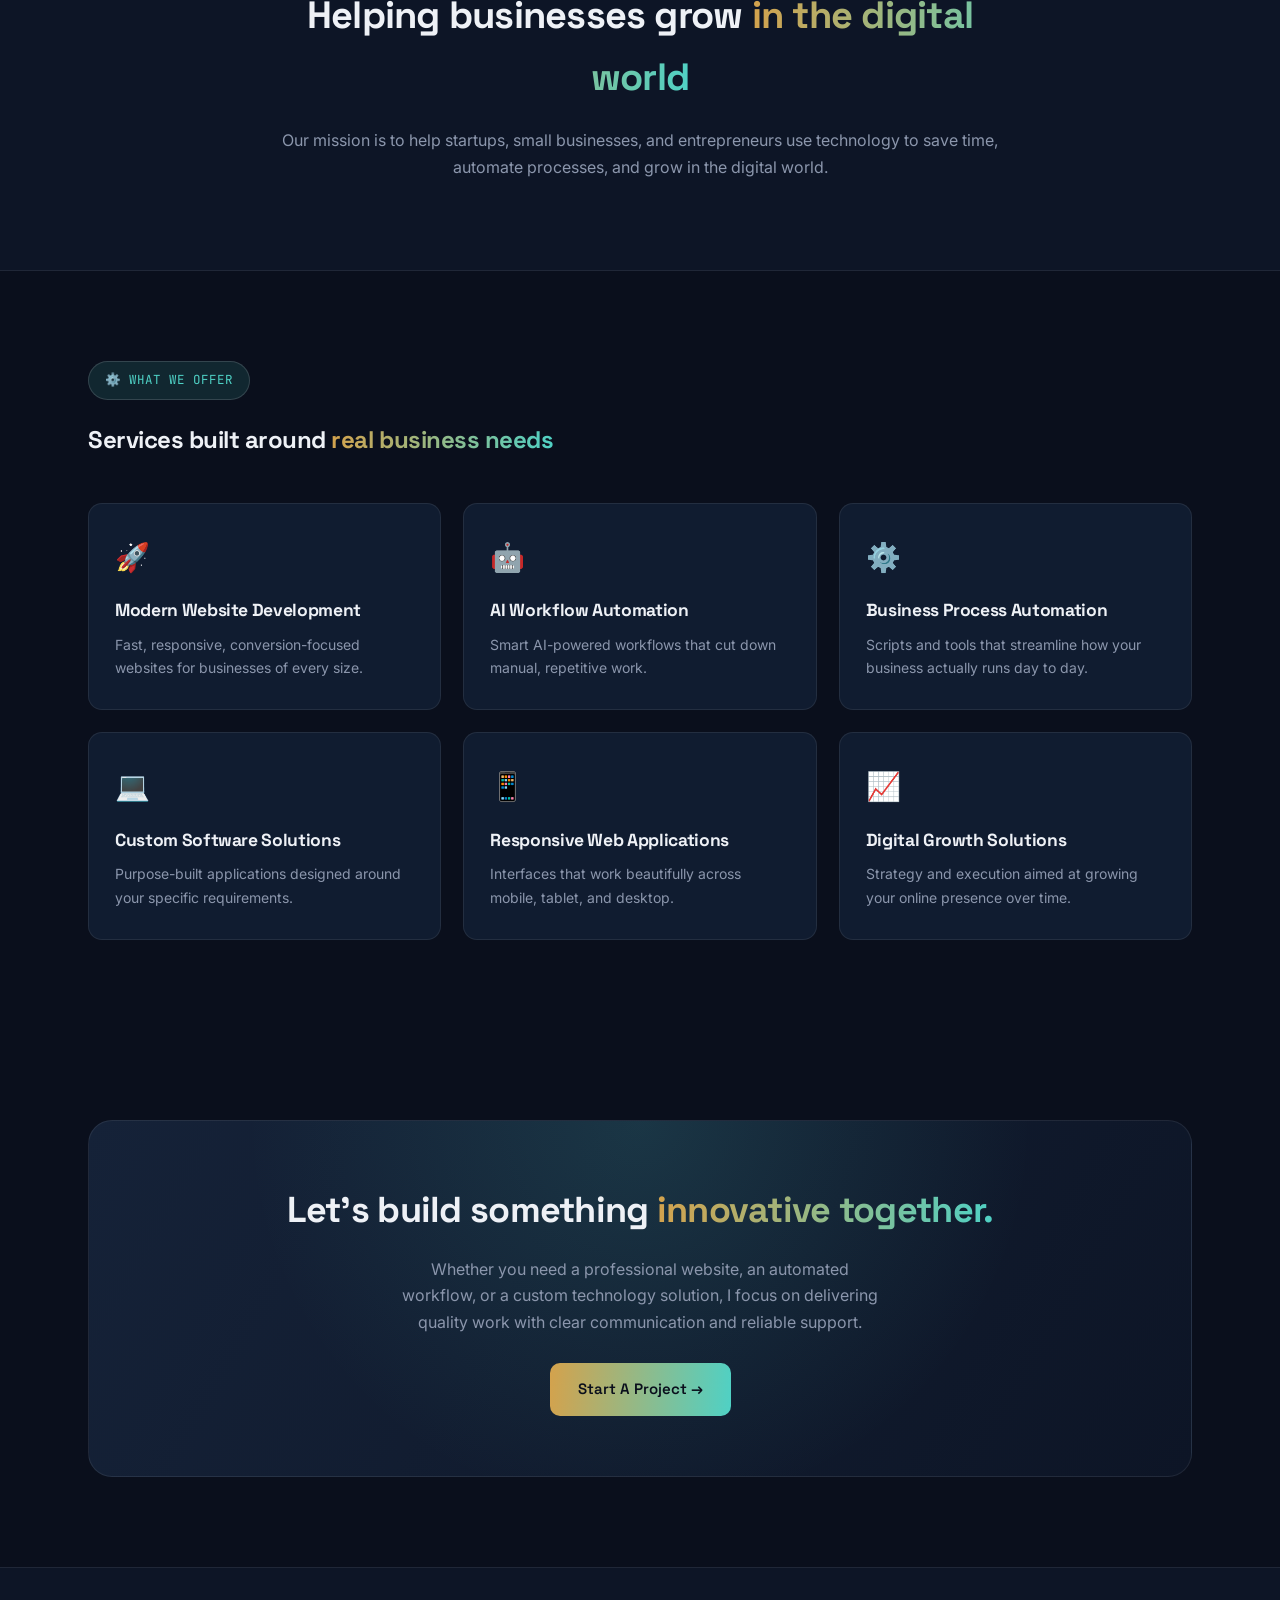
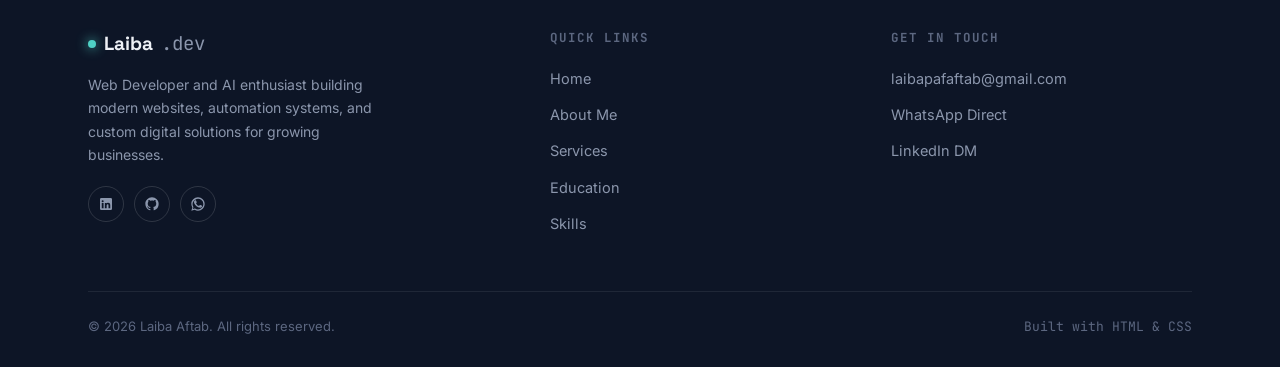
<file: about.html>
<!DOCTYPE html>
<html lang="en">
<head>
<meta charset="UTF-8">
<meta name="viewport" content="width=device-width, initial-scale=1.0">
<title>About | Laiba Aftab — Web &amp; Python Developer</title>
<link rel="icon" type="image/svg+xml" href="favicon.svg">
<meta name="description" content="About Laiba Aftab — Web Developer and AI enthusiast building modern websites, automation systems, and custom digital solutions for growing businesses.">

<link rel="preconnect" href="https://fonts.googleapis.com">
<link rel="preconnect" href="https://fonts.gstatic.com" crossorigin>
<link href="https://fonts.googleapis.com/css2?family=Space+Grotesk:wght@400;500;600;700&family=Inter:wght@400;500;600&family=JetBrains+Mono:wght@400;500&display=swap" rel="stylesheet">

<style>
  :root { 
    --bg: #0a0f1c;
    --bg-alt: #0d1526;
    --surface: #101c30;
    --surface-alt: #152238;
    --text: #eef1f6;
    --text-dim: #8b96ac;
    --text-faint: #5c6780;
    --gold: #d4a24c;
    --gold-soft: rgba(212, 162, 76, 0.12);
    --teal: #4fd1c5;
    --teal-soft: rgba(79, 209, 197, 0.12);
    --border: rgba(255, 255, 255, 0.08);
    --border-strong: rgba(255, 255, 255, 0.14);
    --radius: 14px;
    --maxw: 1160px;
  }
  * { box-sizing: border-box; margin: 0; padding: 0; }
  html { scroll-behavior: smooth; }
  body {
    background: var(--bg);
    color: var(--text);
    font-family: 'Inter', sans-serif;
    line-height: 1.65;
    -webkit-font-smoothing: antialiased;
    overflow-x: hidden;
  }
  body::before {
    content: "";
    position: fixed; inset: 0;
    background:
      radial-gradient(ellipse 900px 500px at 85% -5%, rgba(79,209,197,0.10), transparent 60%),
      radial-gradient(ellipse 700px 500px at 5% 15%, rgba(212,162,76,0.08), transparent 60%);
    pointer-events: none;
    z-index: 0;
  }
  h1,h2,h3,h4 { font-family: 'Space Grotesk', sans-serif; font-weight: 700; letter-spacing: -0.02em; }
  .mono { font-family: 'JetBrains Mono', monospace; }
  a { color: inherit; text-decoration: none; }
  img { max-width: 100%; display: block; }
  .wrap { max-width: var(--maxw); margin: 0 auto; padding: 0 28px; position: relative; z-index: 1; }
  section { padding: 90px 0; position: relative; }
  .grad-text {
    background: linear-gradient(95deg, var(--gold), var(--teal));
    -webkit-background-clip: text; background-clip: text; color: transparent;
  }
  .pill-badge {
    display: inline-flex; align-items: center; gap: 8px;
    font-family: 'JetBrains Mono', monospace; font-size: 12.5px;
    padding: 8px 16px; border-radius: 999px;
    border: 1px solid var(--border-strong); color: var(--teal);
    background: var(--teal-soft);
    margin-bottom: 20px;
  }

  /* ---------- NAV ---------- */
  header {
    position: fixed; top: 0; left: 0; right: 0; z-index: 100;
    backdrop-filter: blur(14px);
    background: rgba(10, 15, 28, 0.72);
    border-bottom: 1px solid var(--border);
  }
  .navbar {
    max-width: var(--maxw); margin: 0 auto; padding: 0 28px;
    height: 74px; display: flex; align-items: center; justify-content: space-between;
  }
  .logo { font-family: 'Space Grotesk', sans-serif; font-weight: 700; font-size: 19px; display: flex; align-items: center; gap: 8px; }
  .logo .dot { width: 8px; height: 8px; border-radius: 50%; background: var(--teal); box-shadow: 0 0 12px var(--teal); }
  nav.links { display: flex; gap: 32px; font-size: 14.5px; color: var(--text-dim); }
  nav.links a { transition: color .2s; }
  nav.links a.active { color: var(--teal); }
  nav.links a:hover { color: var(--text); }
  .nav-cta {
    font-family: 'JetBrains Mono', monospace; font-size: 13px;
    padding: 10px 18px; border-radius: 9px;
    background: var(--gold); color: #1a1206; font-weight: 500;
    transition: transform .2s, box-shadow .2s;
  }
  .nav-cta:hover { transform: translateY(-1px); box-shadow: 0 8px 22px rgba(212, 162, 76, 0.28); }
  @media(max-width:820px){ nav.links { display: none; } }

  /* ---------- PAGE HERO ---------- */
  .page-hero { padding: 170px 0 60px; text-align: center; }
  .page-hero h1 { font-size: clamp(38px, 6vw, 58px); margin-bottom: 18px; }
  .breadcrumb { font-size: 14px; color: var(--text-dim); }
  .breadcrumb a { color: var(--teal); }
  .breadcrumb span { margin: 0 6px; color: var(--text-faint); }

  /* ---------- WHO I AM ---------- */
  .who-grid { display: grid; grid-template-columns: 0.85fr 1.15fr; gap: 54px; align-items: center; }
  .who-photo {
    border-radius: 22px; overflow: hidden; border: 1px solid var(--border-strong);
    box-shadow: 0 30px 70px -20px rgba(0,0,0,0.6);
    aspect-ratio: 4/5;
  }
  .who-photo img { width: 100%; height: 100%; object-fit: cover; }
  .who-text h2 { font-size: clamp(28px, 4vw, 40px); margin-bottom: 20px; line-height: 1.15; }
  .who-text p { color: var(--text-dim); font-size: 15.5px; margin-bottom: 18px; }
  .skills-row { display: flex; flex-wrap: wrap; gap: 10px; margin-top: 26px; }
  .skill-chip {
    font-family: 'JetBrains Mono', monospace; font-size: 12.5px;
    padding: 8px 14px; border-radius: 999px;
    border: 1px solid var(--border-strong); color: var(--text-dim);
    background: var(--surface);
    transition: border-color .2s, color .2s;
  }
  .skill-chip:hover { border-color: var(--teal); color: var(--teal); }
  @media(max-width:860px){ .who-grid { grid-template-columns: 1fr; } .who-photo { max-width: 340px; margin: 0 auto; } }

  /* ---------- STATS ---------- */
  .stats-grid { display: grid; grid-template-columns: repeat(3, 1fr); gap: 22px; margin-top: 60px; }
  .stat-box {
    background: var(--surface); border: 1px solid var(--border); border-radius: var(--radius);
    padding: 30px; text-align: center;
  }
  .stat-box .num { font-family: 'Space Grotesk', sans-serif; font-size: 34px; font-weight: 700; color: var(--teal); }
  .stat-box .label { color: var(--text-dim); font-size: 14px; margin-top: 6px; }
  @media(max-width:700px){ .stats-grid { grid-template-columns: 1fr; } }

  /* ---------- MISSION ---------- */
  .mission-band { background: var(--bg-alt); border-top: 1px solid var(--border); border-bottom: 1px solid var(--border); }
  .mission-band .wrap { text-align: center; max-width: 780px; }
  .mission-band h2 { font-size: clamp(28px, 4vw, 38px); margin-bottom: 18px; }
  .mission-band p { color: var(--text-dim); font-size: 16px; }

  /* ---------- OFFER GRID ---------- */
  .offer-grid { display: grid; grid-template-columns: repeat(3, 1fr); gap: 22px; margin-top: 44px; }
  .offer-card {
    background: var(--surface); border: 1px solid var(--border); border-radius: var(--radius);
    padding: 30px 26px; transition: transform .25s, border-color .25s, background .25s;
  }
  .offer-card:hover { transform: translateY(-5px); border-color: var(--border-strong); background: var(--surface-alt); }
  .offer-icon { font-size: 28px; margin-bottom: 16px; display: block; }
  .offer-card h3 { font-size: 17.5px; margin-bottom: 8px; }
  .offer-card p { color: var(--text-dim); font-size: 14px; }
  @media(max-width:900px){ .offer-grid { grid-template-columns: 1fr 1fr; } }
  @media(max-width:600px){ .offer-grid { grid-template-columns: 1fr; } }

  /* ---------- CTA BAND ---------- */
  .cta-band {
    background: linear-gradient(120deg, var(--surface-alt), var(--bg-alt));
    border: 1px solid var(--border); border-radius: 24px;
    padding: 60px 40px; text-align: center; position: relative; overflow: hidden;
  }
  .cta-band::before {
    content: ""; position: absolute; inset: 0;
    background: radial-gradient(circle at 50% 0%, rgba(79,209,197,0.14), transparent 60%);
  }
  .cta-band h2 { font-size: clamp(26px, 4vw, 36px); margin-bottom: 16px; position: relative; }
  .cta-band p { color: var(--text-dim); max-width: 480px; margin: 0 auto 28px; position: relative; }
  .btn {
    font-family: 'Space Grotesk', sans-serif; font-weight: 600; font-size: 15px;
    padding: 14px 28px; border-radius: 10px; display: inline-flex; align-items: center; gap: 8px;
    transition: transform .2s, box-shadow .2s;
    border: none; cursor: pointer; position: relative;
  }
  .btn-primary { background: linear-gradient(95deg, var(--gold), var(--teal)); color: #0a0f1c; }
  .btn-primary:hover { transform: translateY(-2px); box-shadow: 0 10px 26px rgba(79, 209, 197, 0.3); }

  /* ---------- FOOTER ---------- */
  footer { border-top: 1px solid var(--border); padding: 60px 0 30px; background: var(--bg-alt); }
  .footer-grid { display: grid; grid-template-columns: 1.4fr 1fr 1fr; gap: 40px; margin-bottom: 44px; }
  .footer-about p { color: var(--text-dim); font-size: 14px; margin: 14px 0 20px; max-width: 300px; }
  .social-row { display: flex; gap: 10px; }
  .social-row a {
    width: 36px; height: 36px; border-radius: 99px; border: 1px solid var(--border-strong);
    display: flex; align-items: center; justify-content: center; font-size: 13px; color: var(--text-dim);
    transition: color .2s, border-color .2s;
  }
  .social-row a:hover { color: var(--teal); border-color: var(--teal); }
  .footer-col h5 { font-family: 'JetBrains Mono', monospace; font-size: 12.5px; letter-spacing: 0.08em; text-transform: uppercase; color: var(--text-faint); margin-bottom: 16px; }
  .footer-col ul { list-style: none; }
  .footer-col li { margin-bottom: 10px; }
  .footer-col a { color: var(--text-dim); font-size: 14.5px; transition: color .2s; }
  .footer-col a:hover { color: var(--text); }
  .footer-bottom {
    border-top: 1px solid var(--border); padding-top: 24px;
    display: flex; justify-content: space-between; align-items: center; flex-wrap: wrap; gap: 12px;
    font-size: 13px; color: var(--text-faint);
  }
  @media(max-width:800px){ .footer-grid { grid-template-columns: 1fr 1fr; row-gap: 32px; } }
  @media(max-width:520px){ .footer-grid { grid-template-columns: 1fr; } }

  /* ---------- WHATSAPP FLOAT ---------- */
  .wa-float {
    position: fixed; right: 26px; bottom: 26px; z-index: 90;
    width: 58px; height: 58px; border-radius: 50%;
    background: #25D366; color: #fff;
    display: flex; align-items: center; justify-content: center;
    box-shadow: 0 10px 26px rgba(37, 211, 102, 0.4);
    animation: waFloat 2.6s ease-in-out infinite;
    transition: transform .2s, box-shadow .2s;
  }
  .wa-float:hover { transform: scale(1.08); box-shadow: 0 14px 32px rgba(37, 211, 102, 0.55); }
  .wa-float svg { width: 28px; height: 28px; }
  @keyframes waFloat { 0%,100% { transform: translateY(0); } 50% { transform: translateY(-8px); } }
  @media(max-width:600px){ .wa-float { right: 18px; bottom: 18px; width: 52px; height: 52px; } }

  /* ---------- PARTICLE BACKGROUND ---------- */
  #bg-canvas {
    position: fixed; inset: 0; z-index: 0; pointer-events: none;
  }

  /* ---------- SCROLL TO TOP BUTTON ---------- */
  .scroll-top {
    position: fixed; right: 26px; bottom: 96px; z-index: 90;
    width: 50px; height: 50px; border-radius: 50%; border: none; cursor: pointer;
    background: linear-gradient(135deg, var(--teal), var(--gold));
    color: #0a0f1c;
    display: flex; align-items: center; justify-content: center;
    box-shadow: 0 10px 26px rgba(79, 209, 197, 0.35);
    opacity: 0; visibility: hidden; transform: translateY(10px);
    transition: opacity .25s, visibility .25s, transform .25s, box-shadow .2s;
  }
  .scroll-top.visible { opacity: 1; visibility: visible; transform: translateY(0); }
  .scroll-top:hover { box-shadow: 0 14px 32px rgba(79, 209, 197, 0.5); transform: translateY(-2px); }
  .scroll-top svg { width: 22px; height: 22px; }
  @media(max-width:600px){ .scroll-top { right: 18px; bottom: 84px; width: 44px; height: 44px; } }
</style>
</head>
<body>

<canvas id="bg-canvas"></canvas>

<header>
  <div class="navbar">
    <div class="logo"><span class="dot"></span>Laiba<span class="mono" style="color:var(--text-dim); font-weight:400;">.dev</span></div>
    <nav class="links">
      <a href="home.html">Home</a>
      <a href="about.html" class="active">About</a>
      <a href="services.html">Services</a>
      <a href="education.html">Education</a>
      <a href="skills.html">Skills</a>
      <a href="index.html#contact">Contact</a>
    </nav>
    <a href="https://wa.me/923248957840?text=Hi%20Laiba%2C%20I%27m%20interested%20in%20discussing%20a%20project." class="nav-cta" target="_blank" rel="noopener noreferrer">Start a project</a>
  </div>
</header>

<main>
  <!-- PAGE HERO -->
  <section class="page-hero">
    <div class="wrap">
      <div class="pill-badge">👋 GET TO KNOW ME</div>
      <h1>About <span class="grad-text">Me</span></h1>
      <div class="breadcrumb"><a href="home.html">Home</a><span>›</span>About</div>
    </div>
  </section>

  <!-- WHO I AM -->
  <section>
    <div class="wrap">
      <div class="who-grid">
        <div class="who-photo">
          <img src="profile.jpg" alt="Laiba Aftab">
        </div>
        <div class="who-text">
          <div class="pill-badge">💡 WHO I AM</div>
          <h2>Next.js Developer. <span class="grad-text">AI Automation Specialist.</span></h2>
          <p>Welcome to Laiba's Digital Solutions — where creativity, technology, and innovation come together to build modern digital experiences.</p>
          <p>I am Laiba, a Web Developer and AI enthusiast passionate about creating responsive websites, custom software solutions, and AI-powered automation systems that help businesses improve their online presence and work more efficiently.</p>
          <p>My focus is not only on creating beautiful designs but also on developing solutions that solve real business problems. From professional business websites and landing pages to AI workflows, automation systems, and custom applications, I help businesses transform their ideas into practical digital solutions.</p>
          <p>I work with modern technologies including HTML, CSS, JavaScript, Python, and AI tools to deliver clean, scalable, and user-friendly solutions. Every project is built with attention to detail, performance, and the client's actual goals.</p>

          <div class="skills-row">
            <span class="skill-chip">Next.js</span>
            <span class="skill-chip">React</span>
            <span class="skill-chip">Tailwind CSS</span>
            <span class="skill-chip">n8n</span>
            <span class="skill-chip">Python</span>
            <span class="skill-chip">AI Agents</span>
          </div>
        </div>
      </div>

      <div class="stats-grid">
        <div class="stat-box"><div class="num">100%</div><div class="label">Focus on Client Goals</div></div>
        <div class="stat-box"><div class="num">AI+</div><div class="label">Automation-Driven Builds</div></div>
        <div class="stat-box"><div class="num">24/7</div><div class="label">Clear Communication</div></div>
      </div>
    </div>
  </section>

  <!-- MISSION -->
  <section class="mission-band">
    <div class="wrap">
      <div class="pill-badge">🎯 OUR MISSION</div>
      <h2>Helping businesses grow <span class="grad-text">in the digital world</span></h2>
      <p>Our mission is to help startups, small businesses, and entrepreneurs use technology to save time, automate processes, and grow in the digital world.</p>
    </div>
  </section>

  <!-- WHAT WE OFFER -->
  <section>
    <div class="wrap">
      <div class="pill-badge">⚙️ WHAT WE OFFER</div>
      <h2 style="margin-bottom:14px;">Services built around <span class="grad-text">real business needs</span></h2>
      <div class="offer-grid">
        <div class="offer-card">
          <span class="offer-icon">🚀</span>
          <h3>Modern Website Development</h3>
          <p>Fast, responsive, conversion-focused websites for businesses of every size.</p>
        </div>
        <div class="offer-card">
          <span class="offer-icon">🤖</span>
          <h3>AI Workflow Automation</h3>
          <p>Smart AI-powered workflows that cut down manual, repetitive work.</p>
        </div>
        <div class="offer-card">
          <span class="offer-icon">⚙️</span>
          <h3>Business Process Automation</h3>
          <p>Scripts and tools that streamline how your business actually runs day to day.</p>
        </div>
        <div class="offer-card">
          <span class="offer-icon">💻</span>
          <h3>Custom Software Solutions</h3>
          <p>Purpose-built applications designed around your specific requirements.</p>
        </div>
        <div class="offer-card">
          <span class="offer-icon">📱</span>
          <h3>Responsive Web Applications</h3>
          <p>Interfaces that work beautifully across mobile, tablet, and desktop.</p>
        </div>
        <div class="offer-card">
          <span class="offer-icon">📈</span>
          <h3>Digital Growth Solutions</h3>
          <p>Strategy and execution aimed at growing your online presence over time.</p>
        </div>
      </div>
    </div>
  </section>

  <!-- CTA -->
  <section>
    <div class="wrap">
      <div class="cta-band">
        <h2>Let's build something <span class="grad-text">innovative together.</span></h2>
        <p>Whether you need a professional website, an automated workflow, or a custom technology solution, I focus on delivering quality work with clear communication and reliable support.</p>
        <a href="index.html#contact" class="btn btn-primary">Start A Project →</a>
      </div>
    </div>
  </section>
</main>

<!-- FOOTER -->
<footer>
  <div class="wrap">
    <div class="footer-grid">
      <div class="footer-about">
        <div class="logo"><span class="dot"></span>Laiba<span class="mono" style="color:var(--text-dim); font-weight:400;">.dev</span></div>
        <p>Web Developer and AI enthusiast building modern websites, automation systems, and custom digital solutions for growing businesses.</p>
        <div class="social-row">
          <a href="https://www.linkedin.com/in/laiba-aftab-211705420/" aria-label="LinkedIn Profile" target="_blank" rel="noopener noreferrer"><svg width="16" height="16" viewBox="0 0 24 24" fill="currentColor"><path d="M19 3a2 2 0 0 1 2 2v14a2 2 0 0 1-2 2H5a2 2 0 0 1-2-2V5a2 2 0 0 1 2-2h14zM8.34 18.34V10.5H5.67v7.84h2.67zM7 9.5a1.5 1.5 0 1 0 0-3 1.5 1.5 0 0 0 0 3zm11.34 8.84v-4.5c0-2.41-1.29-3.53-3.01-3.53-1.39 0-2.01.76-2.35 1.3v-1.11h-2.67c.04.75 0 7.84 0 7.84h2.67v-4.38c0-.23.02-.47.09-.64.19-.47.62-.96 1.35-.96.95 0 1.33.72 1.33 1.79v4.19h2.59z"/></svg></a>
          <a href="https://github.com/laibapafaftab-debug" aria-label="GitHub Profile" target="_blank" rel="noopener noreferrer"><svg width="16" height="16" viewBox="0 0 24 24" fill="currentColor"><path d="M12 2C6.477 2 2 6.484 2 12.021c0 4.428 2.865 8.184 6.839 9.504.5.092.682-.217.682-.483 0-.237-.009-.868-.014-1.703-2.782.605-3.369-1.343-3.369-1.343-.454-1.158-1.11-1.466-1.11-1.466-.908-.62.069-.608.069-.608 1.003.07 1.531 1.032 1.531 1.032.892 1.53 2.341 1.088 2.91.833.091-.647.35-1.088.636-1.339-2.221-.253-4.555-1.113-4.555-4.951 0-1.093.39-1.988 1.029-2.688-.103-.253-.446-1.272.098-2.65 0 0 .84-.27 2.75 1.026A9.564 9.564 0 0 1 12 6.844c.85.004 1.705.115 2.504.337 1.909-1.296 2.747-1.026 2.747-1.026.546 1.378.203 2.397.1 2.65.64.7 1.028 1.595 1.028 2.688 0 3.848-2.339 4.695-4.566 4.943.359.309.678.919.678 1.852 0 1.336-.012 2.415-.012 2.743 0 .268.18.58.688.482A10.02 10.02 0 0 0 22 12.021C22 6.484 17.523 2 12 2Z"/></svg></a>
          <a href="https://wa.me/923248957840" aria-label="WhatsApp Contact" target="_blank" rel="noopener noreferrer"><svg width="16" height="16" viewBox="0 0 24 24" fill="currentColor"><path d="M17.472 14.382c-.297-.149-1.758-.867-2.03-.967-.273-.099-.471-.148-.67.15-.197.297-.767.966-.94 1.164-.173.199-.347.223-.644.075-.297-.15-1.255-.463-2.39-1.475-.883-.788-1.48-1.761-1.653-2.059-.173-.297-.018-.458.13-.606.134-.133.298-.347.446-.52.149-.174.198-.298.298-.497.099-.198.05-.371-.025-.52-.075-.149-.669-1.612-.916-2.207-.242-.579-.487-.5-.669-.51-.173-.008-.371-.01-.57-.01-.198 0-.52.074-.792.372-.272.297-1.04 1.016-1.04 2.479 0 1.462 1.065 2.875 1.213 3.074.149.198 2.096 3.2 5.077 4.487.709.306 1.262.489 1.694.625.712.227 1.36.195 1.871.118.571-.085 1.758-.719 2.006-1.413.248-.694.248-1.289.173-1.413-.074-.124-.272-.198-.57-.347z"/><path d="M12.001 2C6.478 2 2 6.477 2 12c0 1.892.526 3.7 1.523 5.28L2 22l4.865-1.485A9.943 9.943 0 0 0 12.001 22C17.523 22 22 17.522 22 12S17.523 2 12.001 2zm0 18.09a8.07 8.07 0 0 1-4.383-1.283l-.314-.19-3.09.943.951-3.04-.204-.324A8.09 8.09 0 1 1 20.09 12a8.098 8.098 0 0 1-8.089 8.09z"/></svg></a>
        </div>
      </div>
      <div class="footer-col">
        <h5>Quick Links</h5>
        <ul>
          <li><a href="home.html">Home</a></li>
          <li><a href="about.html">About Me</a></li>
          <li><a href="services.html">Services</a></li>
          <li><a href="education.html">Education</a></li>
          <li><a href="skills.html">Skills</a></li>
        </ul>
      </div>
      <div class="footer-col">
        <h5>Get In Touch</h5>
        <ul>
          <li><a href="mailto:laibapafaftab@gmail.com">laibapafaftab@gmail.com</a></li>
          <li><a href="https://wa.me/923248957840" target="_blank" rel="noopener noreferrer">WhatsApp Direct</a></li>
          <li><a href="https://www.linkedin.com/in/laiba-aftab-211705420/" target="_blank" rel="noopener noreferrer">LinkedIn DM</a></li>
        </ul>
      </div>
    </div>
    <div class="footer-bottom">
      <div>&copy; 2026 Laiba Aftab. All rights reserved.</div>
      <div class="mono">Built with HTML &amp; CSS</div>
    </div>
  </div>
</footer>

<a href="https://wa.me/923248957840?text=Hi%2C%20I%27m%20interested%20in%20a%20website%20project" class="wa-float" target="_blank" rel="noopener noreferrer" aria-label="Chat on WhatsApp">
  <svg viewBox="0 0 24 24" fill="currentColor" aria-hidden="true"><path d="M17.472 14.382c-.297-.149-1.758-.867-2.03-.967-.273-.099-.471-.148-.67.15-.197.297-.767.966-.94 1.164-.173.199-.347.223-.644.075-.297-.15-1.255-.463-2.39-1.475-.883-.788-1.48-1.761-1.653-2.059-.173-.297-.018-.458.13-.606.134-.133.298-.347.446-.52.149-.174.198-.298.298-.497.099-.198.05-.371-.025-.52-.075-.149-.669-1.612-.916-2.207-.242-.579-.487-.5-.669-.51-.173-.008-.371-.01-.57-.01-.198 0-.52.074-.792.372-.272.297-1.04 1.016-1.04 2.479 0 1.462 1.065 2.875 1.213 3.074.149.198 2.096 3.2 5.077 4.487.709.306 1.262.489 1.694.625.712.227 1.36.195 1.871.118.571-.085 1.758-.719 2.006-1.413.248-.694.248-1.289.173-1.413-.074-.124-.272-.198-.57-.347z"/><path d="M12.001 2C6.478 2 2 6.477 2 12c0 1.892.526 3.7 1.523 5.28L2 22l4.865-1.485A9.943 9.943 0 0 0 12.001 22C17.523 22 22 17.522 22 12S17.523 2 12.001 2zm0 18.09a8.07 8.07 0 0 1-4.383-1.283l-.314-.19-3.09.943.951-3.04-.204-.324A8.09 8.09 0 1 1 20.09 12a8.098 8.098 0 0 1-8.089 8.09z"/></svg>
</a>

<button type="button" class="scroll-top" id="scrollTopBtn" aria-label="Scroll to top">
  <svg viewBox="0 0 24 24" fill="none" stroke="currentColor" stroke-width="2.4" stroke-linecap="round" stroke-linejoin="round" aria-hidden="true"><path d="M12 19V5M5 12l7-7 7 7"/></svg>
</button>

<script>
  /* ---- Particle animated background ---- */
  (function () {
    var canvas = document.getElementById('bg-canvas');
    var ctx = canvas.getContext('2d');
    var w, h, particles;
    var mouse = { x: null, y: null };
    var reduceMotion = window.matchMedia('(prefers-reduced-motion: reduce)').matches;

    function resize() {
      w = canvas.width = window.innerWidth;
      h = canvas.height = window.innerHeight;
    }
    function initParticles() {
      var count = Math.min(70, Math.floor((w * h) / 18000));
      particles = [];
      for (var i = 0; i < count; i++) {
        particles.push({
          x: Math.random() * w,
          y: Math.random() * h,
          vx: (Math.random() - 0.5) * 0.35,
          vy: (Math.random() - 0.5) * 0.35,
          r: Math.random() * 1.6 + 1
        });
      }
    }
    function draw() {
      ctx.clearRect(0, 0, w, h);
      for (var i = 0; i < particles.length; i++) {
        var p = particles[i];
        p.x += p.vx;
        p.y += p.vy;
        if (p.x < 0 || p.x > w) p.vx *= -1;
        if (p.y < 0 || p.y > h) p.vy *= -1;

        if (mouse.x !== null) {
          var dx = p.x - mouse.x, dy = p.y - mouse.y;
          var dist = Math.sqrt(dx * dx + dy * dy);
          if (dist < 130) {
            var force = (130 - dist) / 130;
            p.x += (dx / dist) * force * 1.2;
            p.y += (dy / dist) * force * 1.2;
          }
        }

        ctx.beginPath();
        ctx.arc(p.x, p.y, p.r, 0, Math.PI * 2);
        ctx.fillStyle = 'rgba(79, 209, 197, 0.55)';
        ctx.fill();

        for (var j = i + 1; j < particles.length; j++) {
          var q = particles[j];
          var ddx = p.x - q.x, ddy = p.y - q.y;
          var d = Math.sqrt(ddx * ddx + ddy * ddy);
          if (d < 120) {
            ctx.beginPath();
            ctx.moveTo(p.x, p.y);
            ctx.lineTo(q.x, q.y);
            ctx.strokeStyle = 'rgba(212, 162, 76, ' + (0.12 * (1 - d / 120)) + ')';
            ctx.lineWidth = 1;
            ctx.stroke();
          }
        }
      }
      if (!reduceMotion) requestAnimationFrame(draw);
    }

    resize();
    initParticles();
    draw();

    window.addEventListener('resize', function () { resize(); initParticles(); });
    window.addEventListener('mousemove', function (e) { mouse.x = e.clientX; mouse.y = e.clientY; });
    window.addEventListener('mouseleave', function () { mouse.x = null; mouse.y = null; });
  })();

  /* ---- Scroll to top button ---- */
  var scrollBtn = document.getElementById('scrollTopBtn');
  window.addEventListener('scroll', function () {
    if (window.scrollY > 400) {
      scrollBtn.classList.add('visible');
    } else {
      scrollBtn.classList.remove('visible');
    }
  });
  scrollBtn.addEventListener('click', function () {
    window.scrollTo({ top: 0, behavior: 'smooth' });
  });
</script>

</body>
</html>
</file>
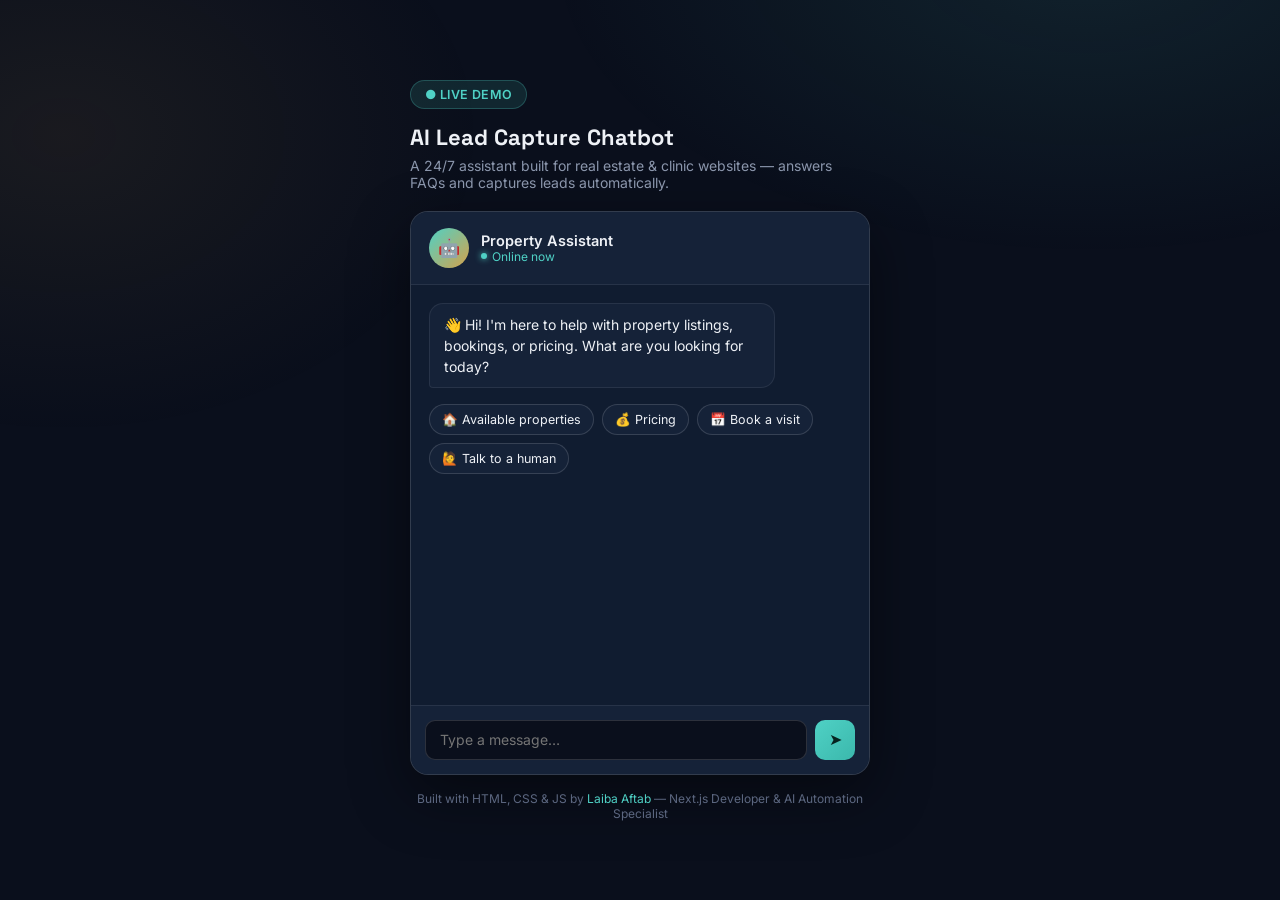
<file: laiba-portfolio/ai-chatbot-demo.html>
<!DOCTYPE html>
<html lang="en">
<head>
<meta charset="UTF-8">
<meta name="viewport" content="width=device-width, initial-scale=1.0">
<title>AI Lead Capture Chatbot Demo — Laiba Aftab</title>
<link rel="icon" type="image/svg+xml" href="favicon.svg">
<meta name="description" content="Live demo: AI-powered lead capture chatbot for real estate & clinic websites, built by Laiba Aftab.">

<link rel="preconnect" href="https://fonts.googleapis.com">
<link rel="preconnect" href="https://fonts.gstatic.com" crossorigin>
<link href="https://fonts.googleapis.com/css2?family=Space+Grotesk:wght@500;600;700&family=Inter:wght@400;500;600&display=swap" rel="stylesheet">

<style>
  :root {
    --bg: #0a0f1c;
    --bg-alt: #0d1526;
    --surface: #101c30;
    --surface-alt: #152238;
    --text: #eef1f6;
    --text-dim: #8b96ac;
    --text-faint: #5c6780;
    --gold: #d4a24c;
    --gold-soft: rgba(212, 162, 76, 0.12);
    --teal: #4fd1c5;
    --teal-soft: rgba(79, 209, 197, 0.12);
    --border: rgba(255, 255, 255, 0.08);
    --border-strong: rgba(255, 255, 255, 0.14);
    --radius: 14px;
  }
  * { box-sizing: border-box; margin: 0; padding: 0; }
  body {
    background: var(--bg); color: var(--text); font-family: 'Inter', sans-serif;
    min-height: 100vh; display: flex; align-items: center; justify-content: center;
    padding: 30px 16px;
  }
  body::before {
    content: ""; position: fixed; inset: 0;
    background:
      radial-gradient(ellipse 900px 500px at 85% -5%, rgba(79,209,197,0.10), transparent 60%),
      radial-gradient(ellipse 700px 500px at 5% 15%, rgba(212,162,76,0.08), transparent 60%);
    pointer-events: none; z-index: 0;
  }
  .demo-wrap { position: relative; z-index: 1; width: 100%; max-width: 460px; }
  .demo-badge {
    display: inline-flex; align-items: center; gap: 8px; background: var(--teal-soft);
    color: var(--teal); border: 1px solid rgba(79,209,197,0.25); border-radius: 999px;
    padding: 6px 14px; font-size: 12.5px; font-weight: 600; letter-spacing: 0.4px;
    text-transform: uppercase; margin-bottom: 14px;
  }
  .demo-title { font-family: 'Space Grotesk', sans-serif; font-size: 22px; margin-bottom: 6px; }
  .demo-sub { color: var(--text-dim); font-size: 14px; margin-bottom: 20px; }

  .chat-card {
    background: var(--surface); border: 1px solid var(--border-strong); border-radius: 18px;
    overflow: hidden; box-shadow: 0 20px 60px rgba(0,0,0,0.45);
  }
  .chat-header {
    display: flex; align-items: center; gap: 12px; padding: 16px 18px;
    background: var(--surface-alt); border-bottom: 1px solid var(--border);
  }
  .chat-avatar {
    width: 40px; height: 40px; border-radius: 50%;
    background: linear-gradient(135deg, var(--teal), var(--gold));
    display: flex; align-items: center; justify-content: center; font-size: 18px; flex-shrink: 0;
  }
  .chat-header-text { flex: 1; }
  .chat-header-name { font-weight: 600; font-size: 14.5px; }
  .chat-header-status { font-size: 12px; color: var(--teal); display: flex; align-items: center; gap: 5px; }
  .status-dot { width: 6px; height: 6px; border-radius: 50%; background: var(--teal); box-shadow: 0 0 6px var(--teal); }

  .chat-body {
    height: 420px; overflow-y: auto; padding: 18px; display: flex; flex-direction: column; gap: 12px;
    scroll-behavior: smooth;
  }
  .chat-body::-webkit-scrollbar { width: 5px; }
  .chat-body::-webkit-scrollbar-thumb { background: var(--border-strong); border-radius: 10px; }

  .msg { max-width: 82%; padding: 10px 14px; border-radius: 14px; font-size: 14px; line-height: 1.5; animation: pop 0.25s ease; }
  @keyframes pop { from { opacity: 0; transform: translateY(6px); } to { opacity: 1; transform: translateY(0); } }
  .msg.bot { background: var(--surface-alt); border: 1px solid var(--border); align-self: flex-start; border-bottom-left-radius: 4px; }
  .msg.user { background: linear-gradient(135deg, rgba(79,209,197,0.18), rgba(212,162,76,0.12)); border: 1px solid rgba(79,209,197,0.25); align-self: flex-end; border-bottom-right-radius: 4px; }

  .quick-replies { display: flex; flex-wrap: wrap; gap: 8px; margin-top: 4px; }
  .qr-btn {
    background: var(--surface-alt); border: 1px solid var(--border-strong); color: var(--text);
    font-size: 12.5px; padding: 7px 12px; border-radius: 999px; cursor: pointer;
    transition: all 0.15s ease; font-family: inherit;
  }
  .qr-btn:hover { border-color: var(--teal); color: var(--teal); }

  .typing { display: flex; gap: 4px; padding: 12px 14px; align-self: flex-start; }
  .typing span { width: 6px; height: 6px; border-radius: 50%; background: var(--text-faint); animation: blink 1.2s infinite ease-in-out; }
  .typing span:nth-child(2) { animation-delay: 0.15s; }
  .typing span:nth-child(3) { animation-delay: 0.3s; }
  @keyframes blink { 0%, 80%, 100% { opacity: 0.3; } 40% { opacity: 1; } }

  .chat-input-row { display: flex; gap: 8px; padding: 14px; border-top: 1px solid var(--border); background: var(--surface-alt); }
  .chat-input {
    flex: 1; background: var(--bg); border: 1px solid var(--border-strong); color: var(--text);
    border-radius: 10px; padding: 10px 14px; font-size: 14px; font-family: inherit; outline: none;
  }
  .chat-input:focus { border-color: var(--teal); }
  .chat-send {
    background: linear-gradient(135deg, var(--teal), #3bb8ac); border: none; color: #06231f;
    width: 40px; height: 40px; border-radius: 10px; cursor: pointer; font-size: 16px;
    display: flex; align-items: center; justify-content: center; flex-shrink: 0;
  }
  .chat-send:hover { filter: brightness(1.08); }

  .footer-note { text-align: center; color: var(--text-faint); font-size: 12px; margin-top: 16px; }
  .footer-note a { color: var(--teal); text-decoration: none; }
</style>
</head>
<body>

<div class="demo-wrap">
  <div class="demo-badge">● Live Demo</div>
  <h1 class="demo-title">AI Lead Capture Chatbot</h1>
  <p class="demo-sub">A 24/7 assistant built for real estate & clinic websites — answers FAQs and captures leads automatically.</p>

  <div class="chat-card">
    <div class="chat-header">
      <div class="chat-avatar">🤖</div>
      <div class="chat-header-text">
        <div class="chat-header-name">Property Assistant</div>
        <div class="chat-header-status"><span class="status-dot"></span> Online now</div>
      </div>
    </div>

    <div class="chat-body" id="chatBody">
      <div class="msg bot">👋 Hi! I'm here to help with property listings, bookings, or pricing. What are you looking for today?</div>
      <div class="quick-replies" id="quickReplies">
        <button class="qr-btn" data-msg="Show available properties">🏠 Available properties</button>
        <button class="qr-btn" data-msg="What are your prices?">💰 Pricing</button>
        <button class="qr-btn" data-msg="I want to book a visit">📅 Book a visit</button>
        <button class="qr-btn" data-msg="Talk to a human">🙋 Talk to a human</button>
      </div>
    </div>

    <div class="chat-input-row">
      <input type="text" class="chat-input" id="chatInput" placeholder="Type a message…" autocomplete="off">
      <button class="chat-send" id="chatSend">➤</button>
    </div>
  </div>

  <p class="footer-note">Built with HTML, CSS &amp; JS by <a href="about.html">Laiba Aftab</a> — Next.js Developer &amp; AI Automation Specialist</p>
</div>

<script>
const chatBody = document.getElementById('chatBody');
const chatInput = document.getElementById('chatInput');
const chatSend = document.getElementById('chatSend');
let leadStage = null; // tracks if we're mid lead-capture flow
let leadData = {};

const responses = [
  { keys: ['propert', 'listing', 'house', 'flat', 'apartment', 'available'],
    reply: "We currently have 3 listings live: a 2-bed apartment in DHA (PKR 45,000/mo), a family house in Bahria Town, and a studio near Gulberg. Want me to send details for one of these to your WhatsApp?" },
  { keys: ['price', 'pricing', 'cost', 'how much', 'rate'],
    reply: "Pricing depends on the property type and location — apartments start around PKR 35,000/mo, houses from PKR 80,000/mo. I can get you an exact quote if you tell me the area you're interested in." },
  { keys: ['book', 'visit', 'appointment', 'schedule', 'tour', 'viewing'],
    reply: "Great, I can set that up! What day works best for a visit — this weekend or next week?" },
  { keys: ['human', 'agent', 'person', 'call me', 'representative'],
    reply: "Sure — I'll connect you with our team right away. Could you share your name and phone number so someone can reach out?" },
  { keys: ['hi', 'hello', 'hey', 'salam', 'assalam'],
    reply: "Hello! Great to hear from you 👋 Are you looking to rent, buy, or just browsing for now?" },
  { keys: ['thank', 'thanks', 'shukriya'],
    reply: "You're welcome! Let me know if there's anything else I can help you find." },
];

const leadPrompts = ["What's your name?", "And your phone number or WhatsApp, so we can follow up?"];

function scrollToBottom() { chatBody.scrollTop = chatBody.scrollHeight; }

function addMsg(text, who) {
  const div = document.createElement('div');
  div.className = 'msg ' + who;
  div.textContent = text;
  chatBody.appendChild(div);
  scrollToBottom();
}

function showTyping() {
  const t = document.createElement('div');
  t.className = 'typing';
  t.id = 'typingIndicator';
  t.innerHTML = '<span></span><span></span><span></span>';
  chatBody.appendChild(t);
  scrollToBottom();
}

function removeTyping() {
  const t = document.getElementById('typingIndicator');
  if (t) t.remove();
}

function matchResponse(text) {
  const lower = text.toLowerCase();
  for (const r of responses) {
    if (r.keys.some(k => lower.includes(k))) return r.reply;
  }
  return "Got it! I've noted that down. Could I grab your name and number so our team can follow up with the full details?";
}

function handleUserMessage(text) {
  if (!text.trim()) return;
  addMsg(text, 'user');
  chatInput.value = '';
  const qr = document.getElementById('quickReplies');
  if (qr) qr.remove();

  showTyping();
  setTimeout(() => {
    removeTyping();
    if (leadStage === 0) {
      leadData.name = text;
      addMsg(`Thanks, ${text}! ${leadPrompts[1]}`, 'bot');
      leadStage = 1;
    } else if (leadStage === 1) {
      leadData.phone = text;
      addMsg(`Perfect — you're all set ✅ Our team will reach out to ${leadData.name} at ${leadData.phone} within 24 hours. Anything else I can help with?`, 'bot');
      leadStage = null;
    } else {
      const reply = matchResponse(text);
      addMsg(reply, 'bot');
      if (/name|number|phone|whatsapp/i.test(reply) && leadStage === null) {
        leadStage = 0;
      }
    }
  }, 700 + Math.random() * 500);
}

chatSend.addEventListener('click', () => handleUserMessage(chatInput.value));
chatInput.addEventListener('keydown', e => { if (e.key === 'Enter') handleUserMessage(chatInput.value); });

document.querySelectorAll('.qr-btn').forEach(btn => {
  btn.addEventListener('click', () => handleUserMessage(btn.dataset.msg));
});
</script>

</body>
</html>
</file>
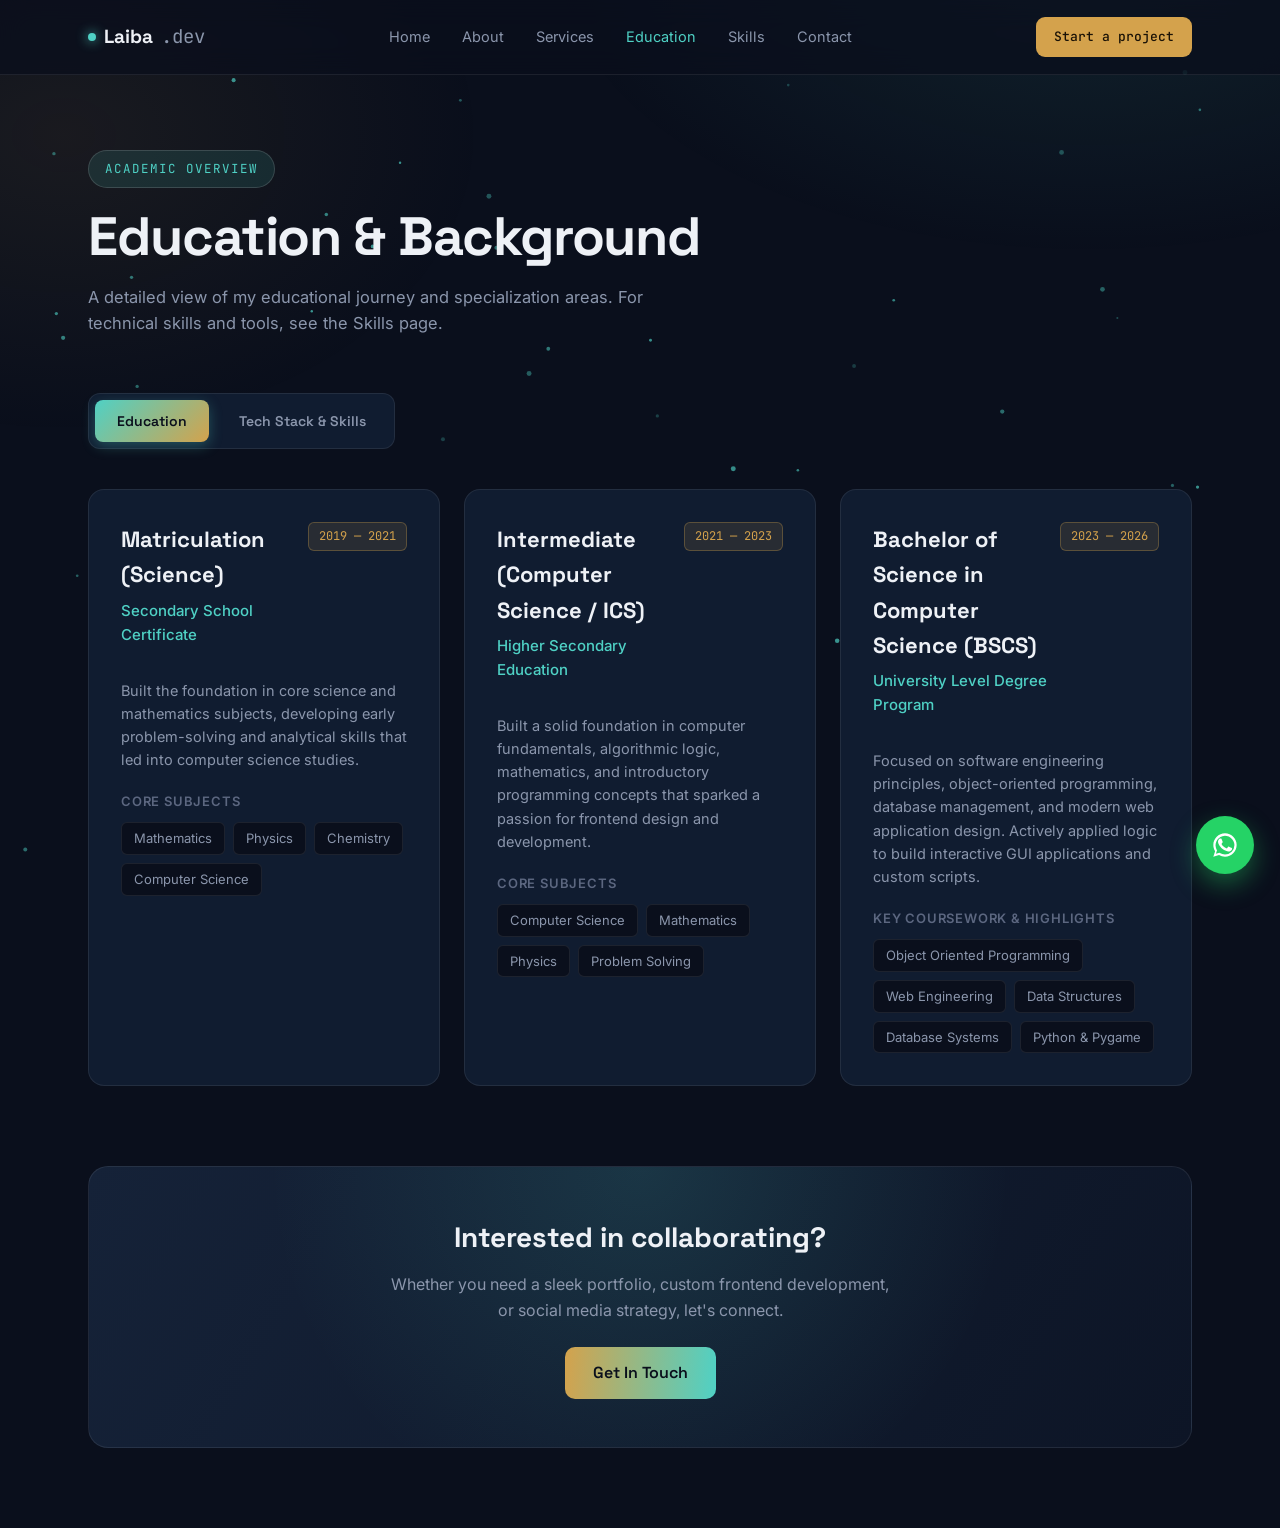
<file: laiba-portfolio/education.html>
<!DOCTYPE html>
<html lang="en">
<head>
  <meta charset="UTF-8">
  <meta name="viewport" content="width=device-width, initial-scale=1.0">
  <title>Education — Laiba Aftab</title>
  <link rel="icon" type="image/svg+xml" href="favicon.svg">

  <meta property="og:title" content="Education — Laiba Aftab">
  <meta property="og:description" content="Academic background for web and Python development.">
  <meta property="og:type" content="website">
  <meta name="description" content="Academic background — Laiba Aftab.">

  <link rel="preconnect" href="https://fonts.googleapis.com">
  <link rel="preconnect" href="https://fonts.gstatic.com" crossorigin>
  <link href="https://fonts.googleapis.com/css2?family=Space+Grotesk:wght@400;500;600;700&family=Inter:wght@400;500;600&family=JetBrains+Mono:wght@400;500&display=swap" rel="stylesheet">

  <style>
    :root {
      --bg: #0a0f1c;
      --bg-alt: #0d1526;
      --surface: #101c30;
      --surface-hover: #152238;
      --text: #eef1f6;
      --text-dim: #8b96ac;
      --text-faint: #5c6780;
      --gold: #d4a24c;
      --gold-soft: rgba(212, 162, 76, 0.12);
      --teal: #4fd1c5;
      --teal-glow: rgba(79, 209, 197, 0.12);
      --border: rgba(255, 255, 255, 0.08);
      --border-strong: rgba(255, 255, 255, 0.14);
      --radius: 16px;
      --maxw: 1160px;
    }

    * { box-sizing: border-box; margin: 0; padding: 0; }
    html { scroll-behavior: smooth; }
    body {
      background: var(--bg);
      color: var(--text);
      font-family: 'Inter', sans-serif;
      line-height: 1.6;
      overflow-x: hidden;
      min-height: 100vh;
      -webkit-font-smoothing: antialiased;
    }
    body::before {
      content: "";
      position: fixed; inset: 0;
      background:
        radial-gradient(ellipse 900px 500px at 85% -5%, rgba(79,209,197,0.10), transparent 60%),
        radial-gradient(ellipse 700px 500px at 5% 15%, rgba(212,162,76,0.08), transparent 60%);
      pointer-events: none;
      z-index: 0;
    }

    #bg-canvas {
      position: fixed;
      top: 0; left: 0;
      width: 100vw; height: 100vh;
      z-index: 0;
      pointer-events: none;
    }

    .wrap {
      max-width: var(--maxw);
      margin: 0 auto;
      padding: 0 28px;
      position: relative;
      z-index: 1;
    }
    a { text-decoration: none; }
    .mono { font-family: 'JetBrains Mono', monospace; }

    /* Navigation */
    header {
      position: fixed;
      top: 0; left: 0; right: 0;
      z-index: 100;
      backdrop-filter: blur(14px);
      background: rgba(10, 15, 28, 0.72);
      border-bottom: 1px solid var(--border);
    }
    .navbar {
      max-width: var(--maxw);
      margin: 0 auto;
      padding: 0 28px;
      height: 74px;
      display: flex;
      align-items: center;
      justify-content: space-between;
    }
    .logo {
      font-family: 'Space Grotesk', sans-serif;
      font-weight: 700;
      font-size: 19px;
      display: flex;
      align-items: center;
      gap: 8px;
      color: var(--text);
    }
    .logo .dot {
      width: 8px; height: 8px;
      border-radius: 50%;
      background: var(--teal);
      box-shadow: 0 0 12px var(--teal);
    }

    .nav-toggle {
      display: none;
      background: none;
      border: none;
      color: var(--text);
      font-size: 24px;
      cursor: pointer;
    }
    nav.links { display: flex; gap: 32px; font-size: 14.5px; align-items: center; }
    nav.links a {
      color: var(--text-dim);
      transition: color .2s;
    }
    nav.links a:hover, nav.links a.active { color: var(--teal); }
    .nav-cta {
      font-family: 'JetBrains Mono', monospace; font-size: 13px;
      padding: 10px 18px; border-radius: 9px;
      background: var(--gold); color: #1a1206; font-weight: 500;
      transition: transform .2s, box-shadow .2s;
    }
    .nav-cta:hover { transform: translateY(-1px); box-shadow: 0 8px 22px rgba(212, 162, 76, 0.28); }

    @media(max-width: 900px) {
      .nav-toggle { display: block; }
      .nav-cta { display: none; }
      nav.links {
        display: none;
        flex-direction: column;
        align-items: flex-start;
        position: absolute;
        top: 74px; left: 0; right: 0;
        background: var(--surface);
        padding: 24px 28px;
        border-bottom: 1px solid var(--border);
        gap: 18px;
      }
      nav.links.open { display: flex; }
    }

    /* Hero Section */
    .page-hero { padding: 150px 0 20px; }
    .hero-tag {
      display: inline-block;
      font-family: 'JetBrains Mono', monospace;
      font-size: 12.5px;
      color: var(--teal);
      background: var(--teal-glow);
      border: 1px solid var(--border-strong);
      padding: 8px 16px;
      border-radius: 999px;
      margin-bottom: 18px;
      text-transform: uppercase;
      letter-spacing: 1px;
    }
    .page-hero h1 {
      font-family: 'Space Grotesk', sans-serif;
      font-size: clamp(34px, 5vw, 54px);
      font-weight: 700;
      line-height: 1.15;
      margin-bottom: 16px;
      letter-spacing: -0.02em;
    }
    .page-hero p {
      color: var(--text-dim);
      font-size: 16.5px;
      max-width: 620px;
    }

    /* Tabs Bar (page switcher: Education / Skills) */
    .tabs-row { margin: 36px 0 40px; }
    .tabs {
      display: inline-flex;
      gap: 8px;
      background: var(--surface);
      border: 1px solid var(--border);
      border-radius: 12px;
      padding: 6px;
    }
    .tab-btn {
      font-family: 'Space Grotesk', sans-serif;
      font-weight: 600;
      font-size: 14px;
      padding: 10px 22px;
      border-radius: 8px;
      color: var(--text-dim);
      cursor: pointer;
      border: none;
      background: transparent;
      transition: all .25s ease;
      display: inline-block;
    }
    .tab-btn:hover { color: var(--text); }
    .tab-btn.active {
      background: linear-gradient(135deg, var(--teal), var(--gold));
      color: #0a0f1c;
      box-shadow: 0 4px 14px rgba(79, 209, 197, 0.3);
    }

    /* Cards Grid */
    .cards-grid { display: grid; grid-template-columns: repeat(3, 1fr); gap: 24px; }
    @media(max-width: 1020px) { .cards-grid { grid-template-columns: repeat(2, 1fr); } }
    @media(max-width: 640px) { .cards-grid { grid-template-columns: 1fr; } }

    /* Education Card */
    .edu-card {
      background: var(--surface);
      border: 1px solid var(--border);
      border-radius: var(--radius);
      padding: 32px;
      position: relative;
      transition: transform .25s ease, border-color .25s ease, box-shadow .25s ease, background .25s ease;
    }
    .edu-card:hover {
      transform: translateY(-4px);
      border-color: var(--border-strong);
      background: var(--surface-hover);
      box-shadow: 0 12px 30px rgba(0, 0, 0, 0.3);
    }
    .card-header { display: flex; justify-content: space-between; align-items: flex-start; margin-bottom: 16px; gap: 12px; }
    .card-badge {
      font-family: 'JetBrains Mono', monospace;
      font-size: 12px;
      background: var(--gold-soft);
      color: var(--gold);
      border: 1px solid rgba(212, 162, 76, 0.3);
      padding: 4px 10px;
      border-radius: 6px;
      white-space: nowrap;
    }
    .edu-card h3 { font-family: 'Space Grotesk', sans-serif; font-size: 22px; font-weight: 700; color: var(--text); margin-bottom: 6px; }
    .institution { color: var(--teal); font-size: 15px; font-weight: 500; margin-bottom: 16px; }
    .edu-card p { color: var(--text-dim); font-size: 14.5px; margin-bottom: 20px; }

    .pills-title { font-size: 13px; text-transform: uppercase; letter-spacing: 0.8px; color: var(--text-faint); margin-bottom: 10px; font-weight: 600; }
    .pills { display: flex; flex-wrap: wrap; gap: 8px; }
    .pill { font-size: 13px; background: var(--bg); border: 1px solid var(--border); color: var(--text-dim); padding: 5px 12px; border-radius: 6px; }

    /* CTA Section */
    .cta-band {
      background: linear-gradient(120deg, var(--surface-hover), var(--bg-alt));
      border: 1px solid var(--border);
      border-radius: 20px;
      padding: 48px 36px;
      text-align: center;
      margin: 80px 0;
      position: relative;
      overflow: hidden;
    }
    .cta-band::before {
      content: ""; position: absolute; inset: 0;
      background: radial-gradient(circle at 50% 0%, rgba(79,209,197,0.14), transparent 60%);
    }
    .cta-band h2 { font-family: 'Space Grotesk', sans-serif; font-size: 28px; margin-bottom: 12px; position: relative; }
    .cta-band p { color: var(--text-dim); margin-bottom: 24px; max-width: 500px; margin-left: auto; margin-right: auto; position: relative; }
    .btn-primary {
      background: linear-gradient(95deg, var(--gold), var(--teal));
      color: #0a0f1c;
      padding: 13px 28px;
      border-radius: 10px;
      font-weight: 600;
      font-family: 'Space Grotesk', sans-serif;
      display: inline-block;
      position: relative;
      transition: transform .2s, box-shadow .2s;
    }
    .btn-primary:hover { transform: translateY(-2px); box-shadow: 0 10px 26px rgba(79, 209, 197, 0.3); }

    /* Floating buttons */
    .wa-float {
      position: fixed; right: 26px; bottom: 26px; z-index: 90;
      width: 58px; height: 58px; border-radius: 50%;
      background: #25D366; color: #fff;
      display: flex; align-items: center; justify-content: center;
      box-shadow: 0 10px 26px rgba(37, 211, 102, 0.4);
      animation: waFloat 2.6s ease-in-out infinite;
      transition: transform .2s, box-shadow .2s;
    }
    .wa-float:hover { transform: scale(1.08); box-shadow: 0 14px 32px rgba(37, 211, 102, 0.55); }
    .wa-float svg { width: 28px; height: 28px; }
    @keyframes waFloat { 0%,100% { transform: translateY(0); } 50% { transform: translateY(-8px); } }
    @media(max-width:600px){ .wa-float { right: 18px; bottom: 18px; width: 52px; height: 52px; } }

    .scroll-top {
      position: fixed; right: 26px; bottom: 96px; z-index: 90;
      width: 50px; height: 50px; border-radius: 50%; border: none; cursor: pointer;
      background: linear-gradient(135deg, var(--teal), var(--gold));
      color: #0a0f1c;
      display: flex; align-items: center; justify-content: center;
      box-shadow: 0 10px 26px rgba(79, 209, 197, 0.35);
      opacity: 0; visibility: hidden; transform: translateY(10px);
      transition: opacity .25s, visibility .25s, transform .25s, box-shadow .2s;
    }
    .scroll-top.visible { opacity: 1; visibility: visible; transform: translateY(0); }
    .scroll-top:hover { box-shadow: 0 14px 32px rgba(79, 209, 197, 0.5); transform: translateY(-2px); }
    .scroll-top svg { width: 22px; height: 22px; }
    @media(max-width:600px){ .scroll-top { right: 18px; bottom: 84px; width: 44px; height: 44px; } }
  </style>
</head>
<body>

<canvas id="bg-canvas"></canvas>

<header>
  <div class="navbar">
    <a href="home.html" class="logo">
      <span class="dot"></span>Laiba<span class="mono" style="color:var(--text-dim); font-weight:400;">.dev</span>
    </a>
    <button class="nav-toggle" aria-label="Toggle navigation" onclick="document.querySelector('nav.links').classList.toggle('open')">☰</button>
    <nav class="links">
      <a href="home.html">Home</a>
      <a href="about.html">About</a>
      <a href="services.html">Services</a>
      <a href="education.html" class="active">Education</a>
      <a href="skills.html">Skills</a>
      <a href="index.html#contact">Contact</a>
    </nav>
    <a href="https://wa.me/923248957840?text=Hi%20Laiba%2C%20I%27m%20interested%20in%20discussing%20a%20project." class="nav-cta" target="_blank" rel="noopener noreferrer">Start a project</a>
  </div>
</header>

<main class="wrap">
  <section class="page-hero">
    <span class="hero-tag">Academic Overview</span>
    <h1>Education &amp; Background</h1>
    <p>A detailed view of my educational journey and specialization areas. For technical skills and tools, see the Skills page.</p>
  </section>

  <!-- Page switcher: Education / Skills -->
  <div class="tabs-row">
    <div class="tabs">
      <a href="education.html" class="tab-btn active">Education</a>
      <a href="skills.html" class="tab-btn">Tech Stack &amp; Skills</a>
    </div>
  </div>

  <!-- EDUCATION CARDS -->
  <div class="cards-grid">

    <!-- Matric Card -->
    <div class="edu-card">
      <div class="card-header">
        <div>
          <h3>Matriculation (Science)</h3>
          <div class="institution">Secondary School Certificate</div>
        </div>
        <span class="card-badge">2019 — 2021</span>
      </div>
      <p>Built the foundation in core science and mathematics subjects, developing early problem-solving and analytical skills that led into computer science studies.</p>

      <div class="pills-title">Core Subjects</div>
      <div class="pills">
        <span class="pill">Mathematics</span>
        <span class="pill">Physics</span>
        <span class="pill">Chemistry</span>
        <span class="pill">Computer Science</span>
      </div>
    </div>

    <!-- Intermediate Card -->
    <div class="edu-card">
      <div class="card-header">
        <div>
          <h3>Intermediate (Computer Science / ICS)</h3>
          <div class="institution">Higher Secondary Education</div>
        </div>
        <span class="card-badge">2021 — 2023</span>
      </div>
      <p>Built a solid foundation in computer fundamentals, algorithmic logic, mathematics, and introductory programming concepts that sparked a passion for frontend design and development.</p>

      <div class="pills-title">Core Subjects</div>
      <div class="pills">
        <span class="pill">Computer Science</span>
        <span class="pill">Mathematics</span>
        <span class="pill">Physics</span>
        <span class="pill">Problem Solving</span>
      </div>
    </div>

    <!-- BSCS Card -->
    <div class="edu-card">
      <div class="card-header">
        <div>
          <h3>Bachelor of Science in Computer Science (BSCS)</h3>
          <div class="institution">University Level Degree Program</div>
        </div>
        <span class="card-badge">2023 — 2026</span>
      </div>
      <p>Focused on software engineering principles, object-oriented programming, database management, and modern web application design. Actively applied logic to build interactive GUI applications and custom scripts.</p>

      <div class="pills-title">Key Coursework &amp; Highlights</div>
      <div class="pills">
        <span class="pill">Object Oriented Programming</span>
        <span class="pill">Web Engineering</span>
        <span class="pill">Data Structures</span>
        <span class="pill">Database Systems</span>
        <span class="pill">Python &amp; Pygame</span>
      </div>
    </div>

  </div>

  <!-- Call To Action -->
  <div class="cta-band">
    <h2>Interested in collaborating?</h2>
    <p>Whether you need a sleek portfolio, custom frontend development, or social media strategy, let's connect.</p>
    <a href="index.html#contact" class="btn-primary">Get In Touch</a>
  </div>
</main>

<a href="https://wa.me/923248957840?text=Hi%2C%20I%27m%20interested%20in%20a%20website%20project" class="wa-float" target="_blank" rel="noopener noreferrer" aria-label="Chat on WhatsApp">
  <svg viewBox="0 0 24 24" fill="currentColor" aria-hidden="true"><path d="M17.472 14.382c-.297-.149-1.758-.867-2.03-.967-.273-.099-.471-.148-.67.15-.197.297-.767.966-.94 1.164-.173.199-.347.223-.644.075-.297-.15-1.255-.463-2.39-1.475-.883-.788-1.48-1.761-1.653-2.059-.173-.297-.018-.458.13-.606.134-.133.298-.347.446-.52.149-.174.198-.298.298-.497.099-.198.05-.371-.025-.52-.075-.149-.669-1.612-.916-2.207-.242-.579-.487-.5-.669-.51-.173-.008-.371-.01-.57-.01-.198 0-.52.074-.792.372-.272.297-1.04 1.016-1.04 2.479 0 1.462 1.065 2.875 1.213 3.074.149.198 2.096 3.2 5.077 4.487.709.306 1.262.489 1.694.625.712.227 1.36.195 1.871.118.571-.085 1.758-.719 2.006-1.413.248-.694.248-1.289.173-1.413-.074-.124-.272-.198-.57-.347z"/><path d="M12.001 2C6.478 2 2 6.477 2 12c0 1.892.526 3.7 1.523 5.28L2 22l4.865-1.485A9.943 9.943 0 0 0 12.001 22C17.523 22 22 17.522 22 12S17.523 2 12.001 2zm0 18.09a8.07 8.07 0 0 1-4.383-1.283l-.314-.19-3.09.943.951-3.04-.204-.324A8.09 8.09 0 1 1 20.09 12a8.098 8.098 0 0 1-8.089 8.09z"/></svg>
</a>

<button type="button" class="scroll-top" id="scrollTopBtn" aria-label="Scroll to top">
  <svg viewBox="0 0 24 24" fill="none" stroke="currentColor" stroke-width="2.4" stroke-linecap="round" stroke-linejoin="round" aria-hidden="true"><path d="M12 19V5M5 12l7-7 7 7"/></svg>
</button>

<script>
  /* Particle Background Canvas */
  (function () {
    var canvas = document.getElementById('bg-canvas');
    var ctx = canvas.getContext('2d');
    var w, h, particles;

    function resize() {
      w = canvas.width = window.innerWidth;
      h = canvas.height = window.innerHeight;
    }

    function initParticles() {
      particles = [];
      var count = Math.floor((w * h) / 18000);
      for (var i = 0; i < count; i++) {
        particles.push({
          x: Math.random() * w,
          y: Math.random() * h,
          vx: (Math.random() - 0.5) * 0.4,
          vy: (Math.random() - 0.5) * 0.4,
          r: Math.random() * 1.5 + 1,
          alpha: Math.random() * 0.5 + 0.2
        });
      }
    }

    function draw() {
      ctx.clearRect(0, 0, w, h);
      particles.forEach(function (p) {
        p.x += p.vx;
        p.y += p.vy;

        if (p.x < 0) p.x = w;
        if (p.x > w) p.x = 0;
        if (p.y < 0) p.y = h;
        if (p.y > h) p.y = 0;

        ctx.fillStyle = 'rgba(79, 209, 197, ' + p.alpha + ')';
        ctx.beginPath();
        ctx.arc(p.x, p.y, p.r, 0, Math.PI * 2);
        ctx.fill();
      });
      requestAnimationFrame(draw);
    }

    resize();
    initParticles();
    draw();

    window.addEventListener('resize', function () {
      resize();
      initParticles();
    });
  })();

  /* Scroll to top button */
  var scrollBtn = document.getElementById('scrollTopBtn');
  window.addEventListener('scroll', function () {
    if (window.scrollY > 400) { scrollBtn.classList.add('visible'); }
    else { scrollBtn.classList.remove('visible'); }
  });
  scrollBtn.addEventListener('click', function () {
    window.scrollTo({ top: 0, behavior: 'smooth' });
  });
</script>

</body>
</html>
</file>
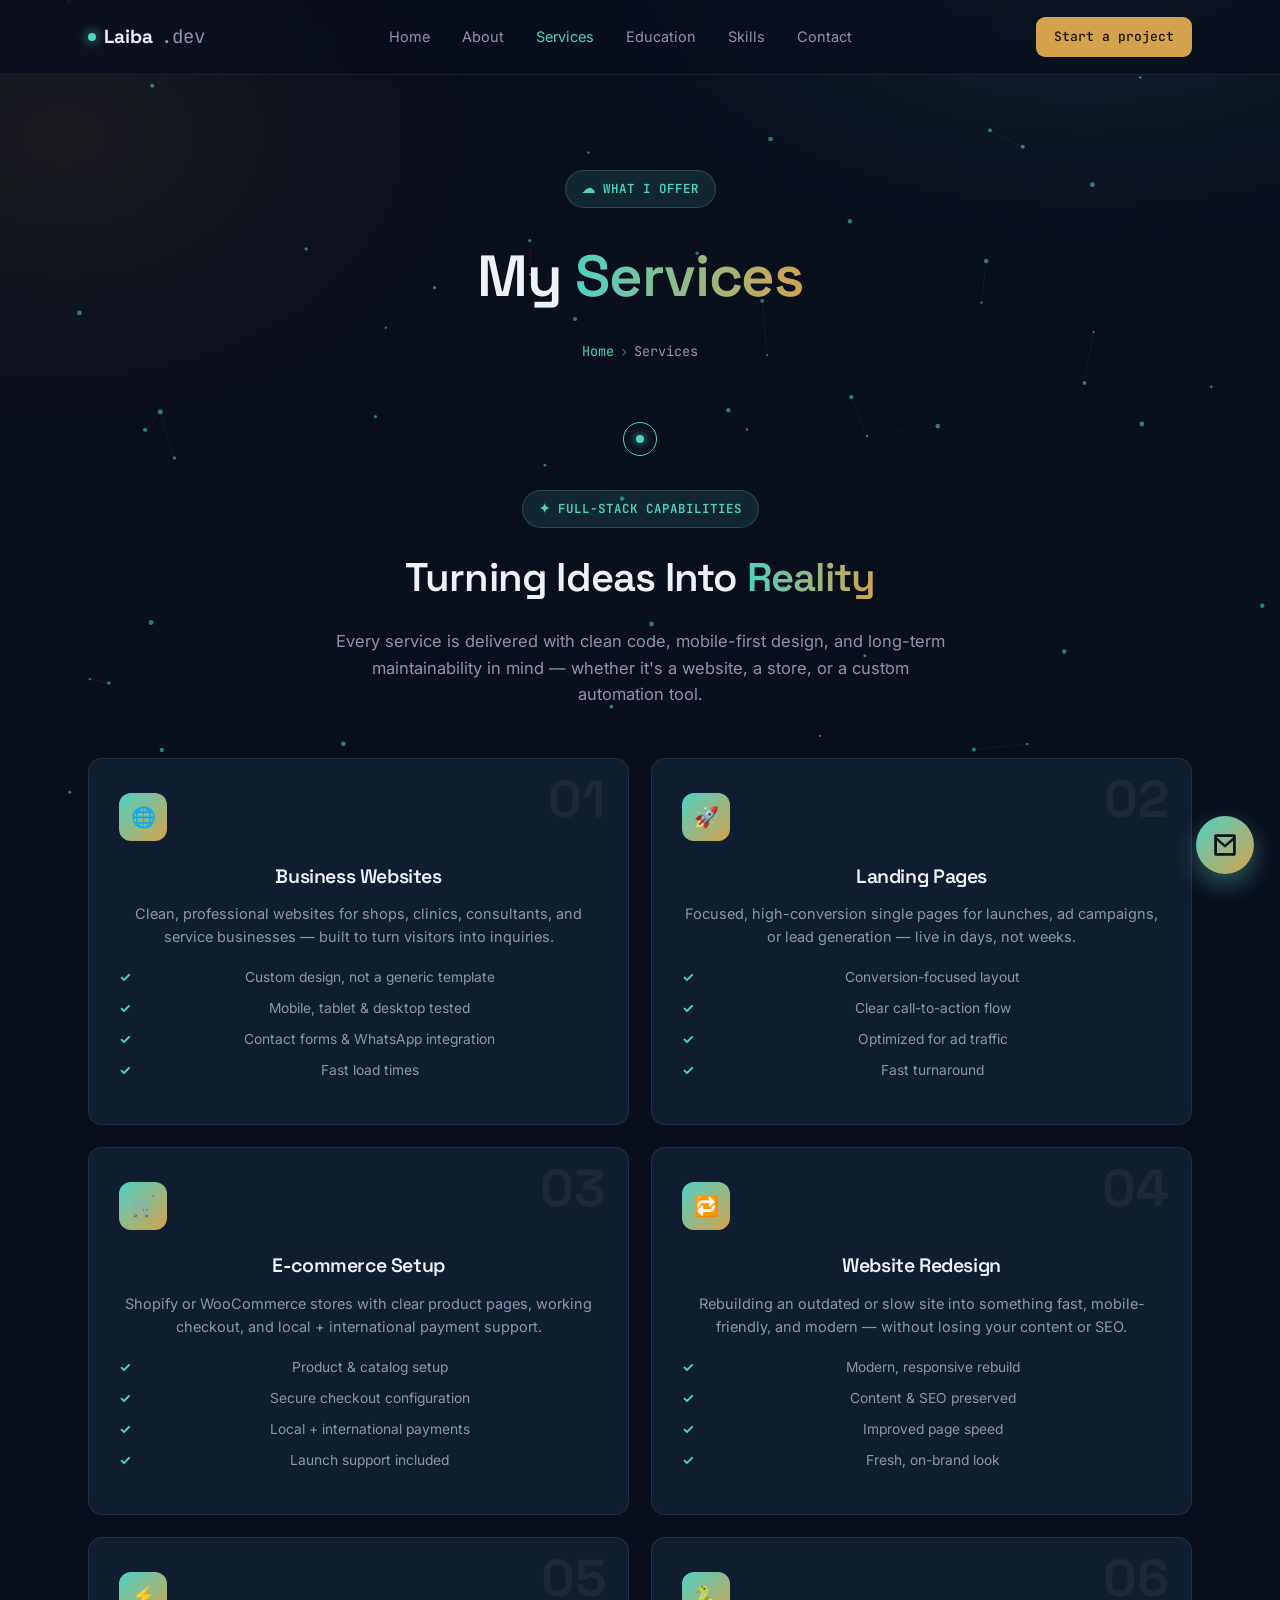
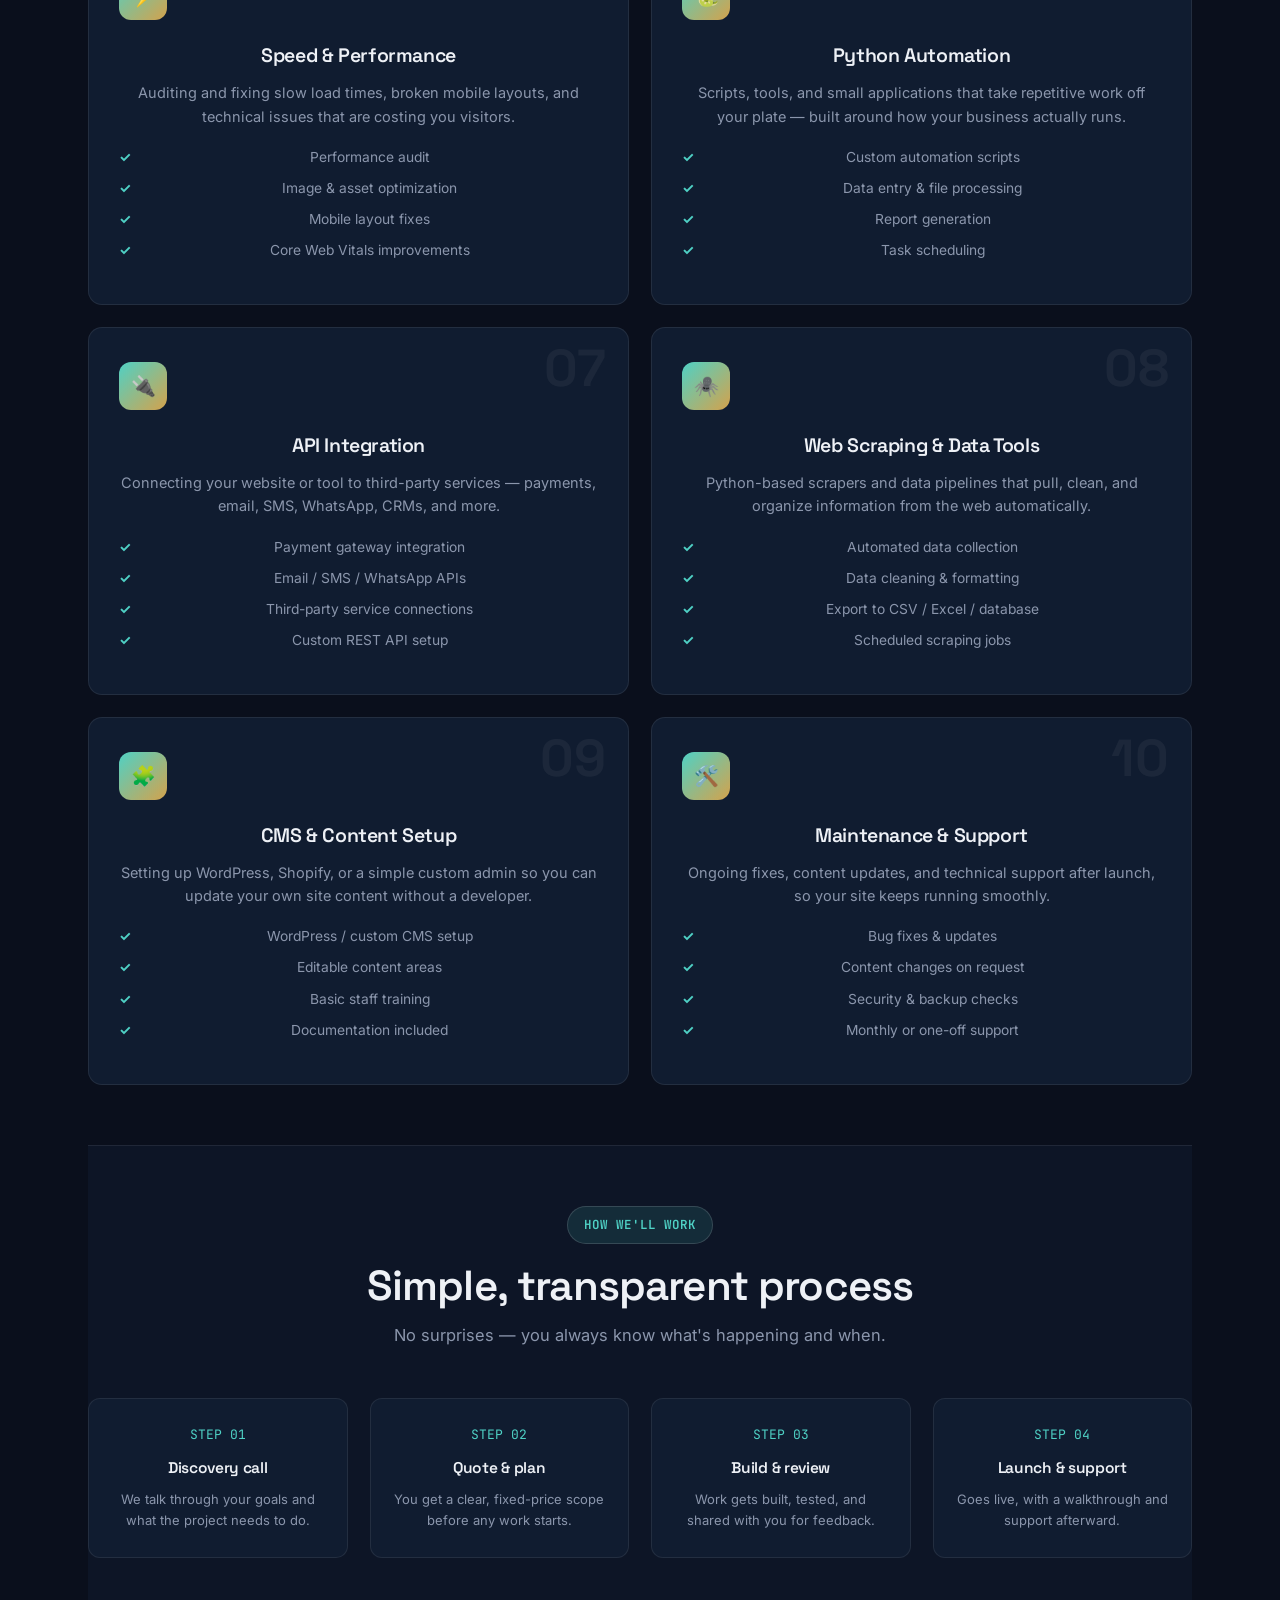
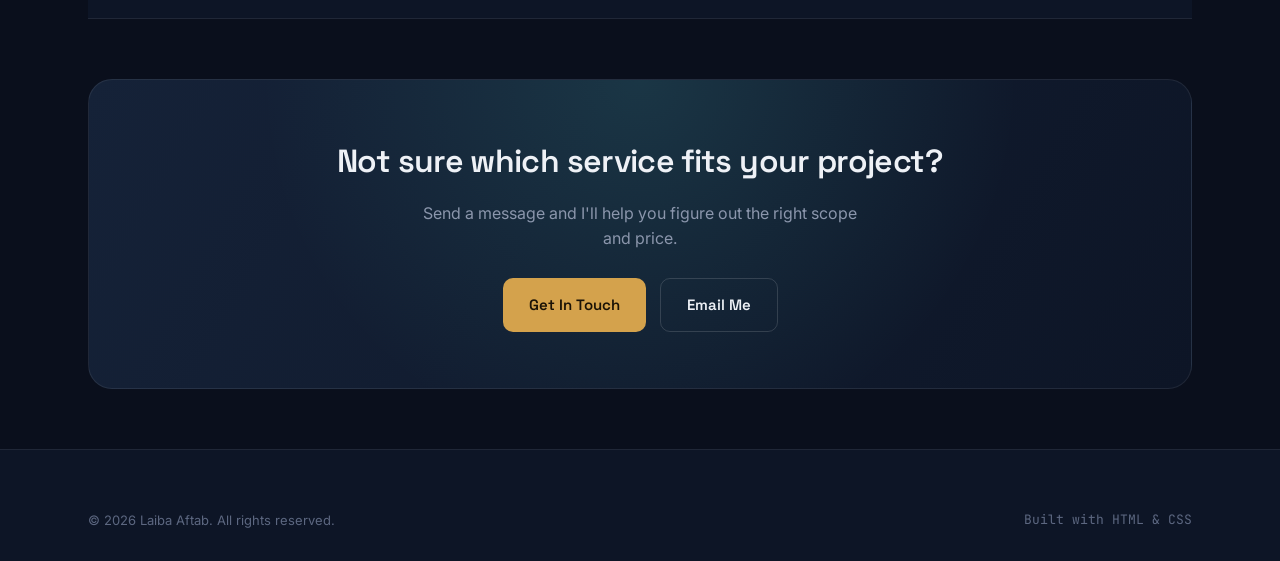
<file: laiba-portfolio/Services.html>
<!DOCTYPE html>
<html lang="en">
<head>
  <meta charset="UTF-8">
  <meta name="viewport" content="width=device-width, initial-scale=1.0">
  <title>Services — Laiba Aftab</title>
  <link rel="icon" type="image/svg+xml" href="favicon.svg">
  <meta name="description" content="Full range of web development and Python automation services offered by Laiba Aftab — from business websites to custom automation tools.">

  <link rel="preconnect" href="https://fonts.googleapis.com">
  <link rel="preconnect" href="https://fonts.gstatic.com" crossorigin>
  <link href="https://fonts.googleapis.com/css2?family=Space+Grotesk:wght@400;500;600;700&family=Inter:wght@400;500;600&family=JetBrains+Mono:wght@400;500&display=swap" rel="stylesheet">

  <style>
    :root {
      --bg: #0a0f1c;
      --bg-alt: #0d1526;
      --surface: #101c30;
      --surface-alt: #152238;
      --text: #eef1f6;
      --text-dim: #8b96ac;
      --text-faint: #5c6780;
      --gold: #d4a24c;
      --gold-soft: rgba(212, 162, 76, 0.12);
      --teal: #4fd1c5;
      --teal-soft: rgba(79, 209, 197, 0.12);
      --green: #5fe0a0;
      --green-soft: rgba(95, 224, 160, 0.12);
      --border: rgba(255, 255, 255, 0.08);
      --border-strong: rgba(255, 255, 255, 0.14);
      --radius: 14px;
      --maxw: 1160px;
    }
    * { box-sizing: border-box; margin: 0; padding: 0; }
    html { scroll-behavior: smooth; }
    @media (prefers-reduced-motion: reduce) {
      html { scroll-behavior: auto; }
      * { animation-duration: 0.001ms !important; animation-iteration-count: 1 !important; transition-duration: 0.001ms !important; }
    }
    body {
      background: var(--bg); color: var(--text); font-family: 'Inter', sans-serif;
      line-height: 1.6; -webkit-font-smoothing: antialiased; overflow-x: hidden;
    }
    body::before {
      content: ""; position: fixed; inset: 0;
      background:
        radial-gradient(ellipse 900px 500px at 85% -5%, rgba(79,209,197,0.10), transparent 60%),
        radial-gradient(ellipse 700px 500px at 5% 15%, rgba(212,162,76,0.08), transparent 60%);
      pointer-events: none; z-index: 0;
    }

    #bg-canvas {
      position: fixed;
      inset: 0;
      z-index: 0;
      pointer-events: none;
    }

    h1,h2,h3,h4 { font-family: 'Space Grotesk', sans-serif; font-weight: 600; letter-spacing: -0.02em; }
    .mono { font-family: 'JetBrains Mono', monospace; }
    a { color: inherit; text-decoration: none; }
    .wrap { max-width: var(--maxw); margin: 0 auto; padding: 0 28px; position: relative; z-index: 1; }
    section { padding: 60px 0; position: relative; }
    .eyebrow-pill {
      display: inline-flex; align-items: center; gap: 8px;
      font-family: 'JetBrains Mono', monospace; font-size: 12.5px; font-weight: 600;
      color: var(--teal); background: var(--teal-soft); border: 1px solid var(--border-strong);
      padding: 8px 16px; border-radius: 999px; margin-bottom: 22px;
    }
    .section-title { font-size: clamp(28px, 4vw, 42px); line-height: 1.15; margin-bottom: 14px; }
    .section-sub { color: var(--text-dim); font-size: 16.5px; max-width: 620px; margin: 0 auto 50px; }

    /* ---------- NAV ---------- */
    header {
      position: fixed; top: 0; left: 0; right: 0; z-index: 100;
      backdrop-filter: blur(14px); background: rgba(10, 15, 28, 0.72); border-bottom: 1px solid var(--border);
    }
    .navbar {
      max-width: var(--maxw); margin: 0 auto; padding: 0 28px;
      height: 74px; display: flex; align-items: center; justify-content: space-between;
    }
    .logo { font-family: 'Space Grotesk', sans-serif; font-weight: 700; font-size: 19px; display: flex; align-items: center; gap: 8px; }
    .logo .dot { width: 8px; height: 8px; border-radius: 50%; background: var(--teal); box-shadow: 0 0 12px var(--teal); }
    nav.links { display: flex; gap: 32px; font-size: 14.5px; color: var(--text-dim); }
    nav.links a { transition: color .2s; }
    nav.links a:hover { color: var(--text); }
    nav.links a.active { color: var(--teal); }
    .nav-cta {
      font-family: 'JetBrains Mono', monospace; font-size: 13px; padding: 10px 18px; border-radius: 9px;
      background: var(--gold); color: #1a1206; font-weight: 500; transition: transform .2s, box-shadow .2s;
    }
    .nav-cta:hover { transform: translateY(-1px); box-shadow: 0 8px 22px rgba(212, 162, 76, 0.28); }
    @media(max-width:820px){ nav.links { display: none; } }

    /* ---------- PAGE HERO ---------- */
    .page-hero { padding: 170px 0 60px; text-align: center; }
    .page-hero h1 { font-size: clamp(38px, 6vw, 58px); margin-bottom: 18px; }
    .page-hero h1 .grad {
      background: linear-gradient(95deg, var(--teal), var(--gold));
      -webkit-background-clip: text; background-clip: text; color: transparent;
    }
    .breadcrumb { font-family: 'JetBrains Mono', monospace; font-size: 13.5px; color: var(--text-dim); }
    .breadcrumb a { color: var(--teal); }
    .breadcrumb .sep { color: var(--text-faint); margin: 0 6px; }

    /* ---------- INTRO ---------- */
    .intro-band { text-align: center; }
    .intro-dot {
      width: 34px; height: 34px; border-radius: 50%; border: 1px solid var(--teal);
      background: var(--bg); display: flex; align-items: center; justify-content: center; margin: 0 auto 34px;
    }
    .intro-dot::after { content: ""; width: 8px; height: 8px; border-radius: 50%; background: var(--teal); box-shadow: 0 0 10px var(--teal); }
    .intro-band h2 { font-size: clamp(28px, 4vw, 40px); margin-bottom: 18px; }
    .intro-band h2 .grad {
      background: linear-gradient(95deg, var(--teal), var(--gold));
      -webkit-background-clip: text; background-clip: text; color: transparent;
    }

    /* ---------- SERVICE CARDS ---------- */
    .services-grid { display: grid; grid-template-columns: repeat(2, 1fr); gap: 22px; }
    .service-card {
      position: relative; background: var(--surface); border: 1px solid var(--border); border-radius: var(--radius);
      padding: 34px 30px; overflow: hidden; transition: transform .25s, border-color .25s, background .25s;
    }
    .service-card:hover { transform: translateY(-5px); border-color: var(--border-strong); background: var(--surface-alt); }
    .service-num {
      position: absolute; top: 14px; right: 22px; font-family: 'Space Grotesk', sans-serif;
      font-size: 52px; font-weight: 700; color: rgba(255,255,255,0.05); line-height: 1;
    }
    .service-icon {
      width: 48px; height: 48px; border-radius: 12px;
      background: linear-gradient(135deg, var(--teal), var(--gold));
      display: flex; align-items: center; justify-content: center; margin-bottom: 20px;
      color: #0a0f1c; font-size: 20px; font-weight: 700;
    }
    .service-card h3 { font-size: 19.5px; margin-bottom: 10px; position: relative; }
    .service-card > p { color: var(--text-dim); font-size: 14.5px; margin-bottom: 18px; position: relative; }
    .service-list { list-style: none; position: relative; }
    .service-list li {
      position: relative; padding-left: 22px; margin-bottom: 9px; font-size: 13.8px; color: var(--text-dim);
    }
    .service-list li::before { content: "✓"; position: absolute; left: 0; color: var(--teal); font-weight: 700; }
    @media(max-width:820px){ .services-grid { grid-template-columns: 1fr; } }

    /* ---------- PROCESS STRIP ---------- */
    .process-strip { background: var(--bg-alt); border-top: 1px solid var(--border); border-bottom: 1px solid var(--border); text-align: center; }
    .process-mini { display: grid; grid-template-columns: repeat(4, 1fr); gap: 22px; margin-top: 44px; }
    .process-mini-card { background: var(--surface); border: 1px solid var(--border); border-radius: 12px; padding: 26px 20px; }
    .process-mini-card .pm-num { font-family: 'JetBrains Mono', monospace; color: var(--teal); font-size: 13px; margin-bottom: 10px; }
    .process-mini-card h4 { font-size: 15.5px; margin-bottom: 8px; }
    .process-mini-card p { color: var(--text-dim); font-size: 13px; }
    @media(max-width:820px){ .process-mini { grid-template-columns: 1fr 1fr; } }
    @media(max-width:520px){ .process-mini { grid-template-columns: 1fr; } }

    /* ---------- CTA ---------- */
    .cta-band {
      background: linear-gradient(120deg, var(--surface-alt), var(--bg-alt));
      border: 1px solid var(--border); border-radius: 24px;
      padding: 56px; text-align: center; position: relative; overflow: hidden;
    }
    .cta-band::before {
      content: ""; position: absolute; inset: 0;
      background: radial-gradient(circle at 50% 0%, rgba(79,209,197,0.14), transparent 60%);
    }
    .cta-band h2 { font-size: clamp(24px, 3.4vw, 32px); margin-bottom: 14px; position: relative; }
    .cta-band p { color: var(--text-dim); max-width: 460px; margin: 0 auto 26px; position: relative; }
    .cta-buttons { display: flex; gap: 14px; justify-content: center; flex-wrap: wrap; position: relative; }
    .btn {
      font-family: 'Space Grotesk', sans-serif; font-weight: 600; font-size: 15px;
      padding: 14px 26px; border-radius: 10px; display: inline-flex; align-items: center; gap: 8px;
      transition: transform .2s, box-shadow .2s;
    }
    .btn-primary { background: var(--gold); color: #1a1206; }
    .btn-primary:hover { transform: translateY(-2px); box-shadow: 0 10px 26px rgba(212, 162, 76, 0.3); }
    .btn-ghost { border: 1px solid var(--border-strong); color: var(--text); }
    .btn-ghost:hover { background: var(--surface-alt); transform: translateY(-2px); }

    /* ---------- FOOTER ---------- */
    footer { border-top: 1px solid var(--border); padding: 60px 0 30px; background: var(--bg-alt); position: relative; z-index: 1; }
    .footer-bottom {
      display: flex; justify-content: space-between; align-items: center; flex-wrap: wrap; gap: 12px;
      font-size: 13px; color: var(--text-faint); max-width: var(--maxw); margin: 0 auto; padding: 0 28px;
    }

    /* ---------- LOADING SCREEN ---------- */
    #preloader {
      position: fixed; inset: 0; z-index: 9999; background: var(--bg);
      display: flex; flex-direction: column; align-items: center; justify-content: center;
      transition: opacity .6s ease, visibility .6s ease;
    }
    #preloader.hidden { opacity: 0; visibility: hidden; pointer-events: none; }
    .preloader-logo {
      font-family: 'Space Grotesk', sans-serif; font-weight: 700; font-size: 44px;
      background: linear-gradient(95deg, var(--gold), var(--teal));
      -webkit-background-clip: text; background-clip: text; color: transparent;
      letter-spacing: -0.02em; opacity: 0; animation: fadeInLogo 1s ease forwards;
    }
    .preloader-bar {
      width: 160px; height: 2px; margin-top: 22px; border-radius: 2px;
      background: var(--border-strong); overflow: hidden; position: relative;
      opacity: 0; animation: fadeInLogo 1s ease .2s forwards;
    }
    .preloader-bar::after {
      content: ""; position: absolute; top: 0; left: -40%; width: 40%; height: 100%;
      background: linear-gradient(90deg, transparent, var(--teal), transparent);
      animation: loadSweep 1.1s ease-in-out infinite;
    }
    @keyframes fadeInLogo { to { opacity: 1; } }
    @keyframes loadSweep { 0% { left: -40%; } 100% { left: 100%; } }

    /* ---------- SCROLL REVEAL ANIMATIONS ---------- */
    .reveal {
      opacity: 0;
      transform: translateY(28px);
      transition: opacity .7s cubic-bezier(.22,.61,.36,1), transform .7s cubic-bezier(.22,.61,.36,1);
    }
    .reveal.visible { opacity: 1; transform: translateY(0); }
    @media (prefers-reduced-motion: reduce) {
      .reveal { opacity: 1; transform: none; transition: none; }
    }

    /* ---------- FLOATING BUTTONS ---------- */
    .wa-float {
      position: fixed; right: 26px; bottom: 26px; z-index: 90;
      width: 58px; height: 58px; border-radius: 50%; background: linear-gradient(135deg, var(--teal), var(--gold)); color: #0a0f1c;
      display: flex; align-items: center; justify-content: center;
      box-shadow: 0 10px 26px rgba(79, 209, 197, 0.4);
      animation: waFloat 2.6s ease-in-out infinite; transition: transform .2s, box-shadow .2s;
    }
    .wa-float:hover { transform: scale(1.08); box-shadow: 0 14px 32px rgba(79, 209, 197, 0.55); }
    .wa-float svg { width: 28px; height: 28px; }
    @keyframes waFloat { 0%, 100% { transform: translateY(0); } 50% { transform: translateY(-8px); } }
    @media(max-width:600px){ .wa-float { right: 18px; bottom: 18px; width: 52px; height: 52px; } }

    .scroll-top {
      position: fixed; right: 26px; bottom: 96px; z-index: 90;
      width: 50px; height: 50px; border-radius: 50%; border: none; cursor: pointer;
      background: linear-gradient(135deg, var(--teal), var(--gold)); color: #0a0f1c;
      display: flex; align-items: center; justify-content: center;
      box-shadow: 0 10px 26px rgba(79, 209, 197, 0.35);
      opacity: 0; visibility: hidden; transform: translateY(10px);
      transition: opacity .25s, visibility .25s, transform .25s, box-shadow .2s;
    }
    .scroll-top.visible { opacity: 1; visibility: visible; transform: translateY(0); }
    .scroll-top:hover { box-shadow: 0 14px 32px rgba(79, 209, 197, 0.5); transform: translateY(-2px); }
    .scroll-top svg { width: 22px; height: 22px; }
    @media(max-width:600px){ .scroll-top { right: 18px; bottom: 84px; width: 44px; height: 44px; } }

    .scroll-progress {
      position: fixed; top: 50%; left: 22px; transform: translateY(-50%);
      z-index: 90; width: 42px; height: 42px; display: flex; align-items: center; justify-content: center;
      opacity: 0; visibility: hidden; transition: opacity .3s, visibility .3s;
    }
    .scroll-progress.visible { opacity: 1; visibility: visible; }
    .scroll-progress svg { width: 100%; height: 100%; transform: rotate(-90deg); }
    .scroll-progress .track { fill: none; stroke: var(--border-strong); stroke-width: 3; }
    .scroll-progress .fill {
      fill: none; stroke: var(--teal); stroke-width: 3; stroke-linecap: round;
      stroke-dasharray: 113; stroke-dashoffset: 113; transition: stroke-dashoffset .1s linear;
    }
    .scroll-progress .dot-center { position: absolute; width: 7px; height: 7px; border-radius: 50%; background: var(--teal); box-shadow: 0 0 8px var(--teal); }
    @media(max-width:900px){ .scroll-progress { display: none; } }
  </style>
</head>
<body>

<canvas id="bg-canvas"></canvas>

<div id="preloader">
  <div class="preloader-logo">Laiba.tech</div>
  <div class="preloader-bar"></div>
</div>

<header>
  <div class="navbar">
    <a href="home.html" class="logo"><span class="dot"></span>Laiba<span class="mono" style="color:var(--text-dim); font-weight:400;">.dev</span></a>
    <nav class="links">
      <a href="home.html">Home</a>
      <a href="about.html">About</a>
      <a href="services.html" class="active">Services</a>
      <a href="education.html">Education</a>
      <a href="skills.html">Skills</a>
      <a href="index.html#contact">Contact</a>
    </nav>
    <a href="https://wa.me/923248957840?text=Hi%20Laiba%2C%20I%27m%20interested%20in%20discussing%20a%20project." class="nav-cta" target="_blank" rel="noopener noreferrer">Start a project</a>
  </div>
</header>

<main class="wrap">
  <!-- PAGE HERO -->
  <section class="page-hero">
    <div class="eyebrow-pill">☁ WHAT I OFFER</div>
    <h1>My <span class="grad">Services</span></h1>
    <div class="breadcrumb"><a href="home.html">Home</a><span class="sep">›</span>Services</div>
  </section>

  <!-- INTRO -->
  <section class="intro-band" style="padding-top:0;">
    <div class="intro-dot"></div>
    <div class="eyebrow-pill" style="margin-bottom:18px;">✦ FULL-STACK CAPABILITIES</div>
    <h2>Turning Ideas Into <span class="grad">Reality</span></h2>
    <p class="section-sub">Every service is delivered with clean code, mobile-first design, and long-term maintainability in mind — whether it's a website, a store, or a custom automation tool.</p>

    <div class="services-grid">
      <div class="service-card reveal" style="transition-delay:0.00s">
        <div class="service-num">01</div>
        <div class="service-icon">🌐</div>
        <h3>Business Websites</h3>
        <p>Clean, professional websites for shops, clinics, consultants, and service businesses — built to turn visitors into inquiries.</p>
        <ul class="service-list">
          <li>Custom design, not a generic template</li>
          <li>Mobile, tablet &amp; desktop tested</li>
          <li>Contact forms &amp; WhatsApp integration</li>
          <li>Fast load times</li>
        </ul>
      </div>

      <div class="service-card reveal" style="transition-delay:0.08s">
        <div class="service-num">02</div>
        <div class="service-icon">🚀</div>
        <h3>Landing Pages</h3>
        <p>Focused, high-conversion single pages for launches, ad campaigns, or lead generation — live in days, not weeks.</p>
        <ul class="service-list">
          <li>Conversion-focused layout</li>
          <li>Clear call-to-action flow</li>
          <li>Optimized for ad traffic</li>
          <li>Fast turnaround</li>
        </ul>
      </div>

      <div class="service-card reveal" style="transition-delay:0.16s">
        <div class="service-num">03</div>
        <div class="service-icon">🛒</div>
        <h3>E-commerce Setup</h3>
        <p>Shopify or WooCommerce stores with clear product pages, working checkout, and local + international payment support.</p>
        <ul class="service-list">
          <li>Product &amp; catalog setup</li>
          <li>Secure checkout configuration</li>
          <li>Local + international payments</li>
          <li>Launch support included</li>
        </ul>
      </div>

      <div class="service-card reveal" style="transition-delay:0.24s">
        <div class="service-num">04</div>
        <div class="service-icon">🔁</div>
        <h3>Website Redesign</h3>
        <p>Rebuilding an outdated or slow site into something fast, mobile-friendly, and modern — without losing your content or SEO.</p>
        <ul class="service-list">
          <li>Modern, responsive rebuild</li>
          <li>Content &amp; SEO preserved</li>
          <li>Improved page speed</li>
          <li>Fresh, on-brand look</li>
        </ul>
      </div>

      <div class="service-card reveal" style="transition-delay:0.00s">
        <div class="service-num">05</div>
        <div class="service-icon">⚡</div>
        <h3>Speed &amp; Performance</h3>
        <p>Auditing and fixing slow load times, broken mobile layouts, and technical issues that are costing you visitors.</p>
        <ul class="service-list">
          <li>Performance audit</li>
          <li>Image &amp; asset optimization</li>
          <li>Mobile layout fixes</li>
          <li>Core Web Vitals improvements</li>
        </ul>
      </div>

      <div class="service-card reveal" style="transition-delay:0.08s">
        <div class="service-num">06</div>
        <div class="service-icon">🐍</div>
        <h3>Python Automation</h3>
        <p>Scripts, tools, and small applications that take repetitive work off your plate — built around how your business actually runs.</p>
        <ul class="service-list">
          <li>Custom automation scripts</li>
          <li>Data entry &amp; file processing</li>
          <li>Report generation</li>
          <li>Task scheduling</li>
        </ul>
      </div>

      <div class="service-card reveal" style="transition-delay:0.16s">
        <div class="service-num">07</div>
        <div class="service-icon">🔌</div>
        <h3>API Integration</h3>
        <p>Connecting your website or tool to third-party services — payments, email, SMS, WhatsApp, CRMs, and more.</p>
        <ul class="service-list">
          <li>Payment gateway integration</li>
          <li>Email / SMS / WhatsApp APIs</li>
          <li>Third-party service connections</li>
          <li>Custom REST API setup</li>
        </ul>
      </div>

      <div class="service-card reveal" style="transition-delay:0.24s">
        <div class="service-num">08</div>
        <div class="service-icon">🕷️</div>
        <h3>Web Scraping &amp; Data Tools</h3>
        <p>Python-based scrapers and data pipelines that pull, clean, and organize information from the web automatically.</p>
        <ul class="service-list">
          <li>Automated data collection</li>
          <li>Data cleaning &amp; formatting</li>
          <li>Export to CSV / Excel / database</li>
          <li>Scheduled scraping jobs</li>
        </ul>
      </div>

      <div class="service-card reveal" style="transition-delay:0.00s">
        <div class="service-num">09</div>
        <div class="service-icon">🧩</div>
        <h3>CMS &amp; Content Setup</h3>
        <p>Setting up WordPress, Shopify, or a simple custom admin so you can update your own site content without a developer.</p>
        <ul class="service-list">
          <li>WordPress / custom CMS setup</li>
          <li>Editable content areas</li>
          <li>Basic staff training</li>
          <li>Documentation included</li>
        </ul>
      </div>

      <div class="service-card reveal" style="transition-delay:0.08s">
        <div class="service-num">10</div>
        <div class="service-icon">🛠️</div>
        <h3>Maintenance &amp; Support</h3>
        <p>Ongoing fixes, content updates, and technical support after launch, so your site keeps running smoothly.</p>
        <ul class="service-list">
          <li>Bug fixes &amp; updates</li>
          <li>Content changes on request</li>
          <li>Security &amp; backup checks</li>
          <li>Monthly or one-off support</li>
        </ul>
      </div>
    </div>
  </section>

  <!-- PROCESS -->
  <section class="process-strip">
    <div class="eyebrow-pill" style="margin: 0 auto 18px; width: fit-content;">HOW WE'LL WORK</div>
    <h2 class="section-title reveal" style="text-align:center; margin: 0 auto 12px;">Simple, transparent process</h2>
    <p class="section-sub">No surprises — you always know what's happening and when.</p>
    <div class="process-mini">
      <div class="process-mini-card reveal" style="transition-delay:0.00s">
        <div class="pm-num">STEP 01</div>
        <h4>Discovery call</h4>
        <p>We talk through your goals and what the project needs to do.</p>
      </div>
      <div class="process-mini-card reveal" style="transition-delay:0.08s">
        <div class="pm-num">STEP 02</div>
        <h4>Quote &amp; plan</h4>
        <p>You get a clear, fixed-price scope before any work starts.</p>
      </div>
      <div class="process-mini-card reveal" style="transition-delay:0.16s">
        <div class="pm-num">STEP 03</div>
        <h4>Build &amp; review</h4>
        <p>Work gets built, tested, and shared with you for feedback.</p>
      </div>
      <div class="process-mini-card reveal" style="transition-delay:0.24s">
        <div class="pm-num">STEP 04</div>
        <h4>Launch &amp; support</h4>
        <p>Goes live, with a walkthrough and support afterward.</p>
      </div>
    </div>
  </section>

  <!-- CTA -->
  <section>
    <div class="cta-band">
      <h2>Not sure which service fits your project?</h2>
      <p>Send a message and I'll help you figure out the right scope and price.</p>
      <div class="cta-buttons">
        <a href="index.html#contact" class="btn btn-primary">Get In Touch</a>
        <a href="mailto:laibapafaftab@gmail.com?subject=Project%20Inquiry" class="btn btn-ghost">Email Me</a>
      </div>
    </div>
  </section>
</main>

<footer>
  <div class="footer-bottom">
    <div>&copy; 2026 Laiba Aftab. All rights reserved.</div>
    <div class="mono">Built with HTML &amp; CSS</div>
  </div>
</footer>

<a href="mailto:laibapafaftab@gmail.com?subject=Project%20Inquiry" class="wa-float" aria-label="Email me">
  <svg viewBox="0 0 24 24" fill="none" stroke="currentColor" stroke-width="2" stroke-linecap="round" stroke-linejoin="round" aria-hidden="true"><path d="M4 4h16v16H4z" fill="none"/><path d="M4 4h16v16H4V4z"/><path d="m4 6 8 7 8-7"/></svg>
</a>

<button type="button" class="scroll-top" id="scrollTopBtn" aria-label="Scroll to top">
  <svg viewBox="0 0 24 24" fill="none" stroke="currentColor" stroke-width="2.4" stroke-linecap="round" stroke-linejoin="round" aria-hidden="true"><path d="M12 19V5M5 12l7-7 7 7"/></svg>
</button>

<div class="scroll-progress" id="scrollProgress">
  <svg viewBox="0 0 42 42">
    <circle class="track" cx="21" cy="21" r="18"></circle>
    <circle class="fill" id="scrollProgressFill" cx="21" cy="21" r="18"></circle>
  </svg>
  <div class="dot-center"></div>
</div>

<script>
  /* Preloader & Scroll Logic */
  window.addEventListener('load', function () {
    var pre = document.getElementById('preloader');
    setTimeout(function () { pre.classList.add('hidden'); }, 500);
  });

  var scrollBtn = document.getElementById('scrollTopBtn');
  var progressWrap = document.getElementById('scrollProgress');
  var progressFill = document.getElementById('scrollProgressFill');
  var circumference = 113;

  window.addEventListener('scroll', function () {
    if (window.scrollY > 400) { scrollBtn.classList.add('visible'); } else { scrollBtn.classList.remove('visible'); }
    var docHeight = document.documentElement.scrollHeight - window.innerHeight;
    var progress = docHeight > 0 ? (window.scrollY / docHeight) : 0;
    if (window.scrollY > 100) { progressWrap.classList.add('visible'); } else { progressWrap.classList.remove('visible'); }
    progressFill.style.strokeDashoffset = circumference - (progress * circumference);
  });
  scrollBtn.addEventListener('click', function () { window.scrollTo({ top: 0, behavior: 'smooth' }); });

  /* Interactive Particle Network Animation */
  (function () {
    var canvas = document.getElementById('bg-canvas');
    var ctx = canvas.getContext('2d');
    var w, h, particles;
    var mouse = { x: null, y: null };
    var reduceMotion = window.matchMedia('(prefers-reduced-motion: reduce)').matches;

    function resize() {
      w = canvas.width = window.innerWidth;
      h = canvas.height = window.innerHeight;
    }

    function initParticles() {
      var count = Math.min(70, Math.floor((w * h) / 18000));
      particles = [];
      for (var i = 0; i < count; i++) {
        particles.push({
          x: Math.random() * w,
          y: Math.random() * h,
          vx: (Math.random() - 0.5) * 0.35,
          vy: (Math.random() - 0.5) * 0.35,
          r: Math.random() * 1.6 + 1
        });
      }
    }

    function draw() {
      ctx.clearRect(0, 0, w, h);
      for (var i = 0; i < particles.length; i++) {
        var p = particles[i];
        p.x += p.vx;
        p.y += p.vy;
        if (p.x < 0 || p.x > w) p.vx *= -1;
        if (p.y < 0 || p.y > h) p.vy *= -1;

        if (mouse.x !== null) {
          var dx = p.x - mouse.x, dy = p.y - mouse.y;
          var dist = Math.sqrt(dx * dx + dy * dy);
          if (dist < 130) {
            var force = (130 - dist) / 130;
            p.x += (dx / dist) * force * 1.2;
            p.y += (dy / dist) * force * 1.2;
          }
        }

        ctx.beginPath();
        ctx.arc(p.x, p.y, p.r, 0, Math.PI * 2);
        ctx.fillStyle = 'rgba(79, 209, 197, 0.55)';
        ctx.fill();

        for (var j = i + 1; j < particles.length; j++) {
          var q = particles[j];
          var ddx = p.x - q.x, ddy = p.y - q.y;
          var d = Math.sqrt(ddx * ddx + ddy * ddy);
          if (d < 120) {
            ctx.beginPath();
            ctx.moveTo(p.x, p.y);
            ctx.lineTo(q.x, q.y);
            ctx.strokeStyle = 'rgba(212, 162, 76, ' + (0.12 * (1 - d / 120)) + ')';
            ctx.lineWidth = 1;
            ctx.stroke();
          }
        }
      }
      if (!reduceMotion) requestAnimationFrame(draw);
    }

    resize();
    initParticles();
    draw();

    window.addEventListener('resize', function () { resize(); initParticles(); });
    window.addEventListener('mousemove', function (e) { mouse.x = e.clientX; mouse.y = e.clientY; });
    window.addEventListener('mouseleave', function () { mouse.x = null; mouse.y = null; });
  })();

  /* Scroll Reveal Animations */
  (function () {
    var revealEls = document.querySelectorAll('.reveal');
    if (!('IntersectionObserver' in window) || revealEls.length === 0) {
      revealEls.forEach(function (el) { el.classList.add('visible'); });
      return;
    }
    var observer = new IntersectionObserver(function (entries) {
      entries.forEach(function (entry) {
        if (entry.isIntersecting) {
          entry.target.classList.add('visible');
          observer.unobserve(entry.target);
        }
      });
    }, { threshold: 0.12, rootMargin: '0px 0px -40px 0px' });
    revealEls.forEach(function (el) { observer.observe(el); });
  })();
</script>

</body>
</html>
</file>
